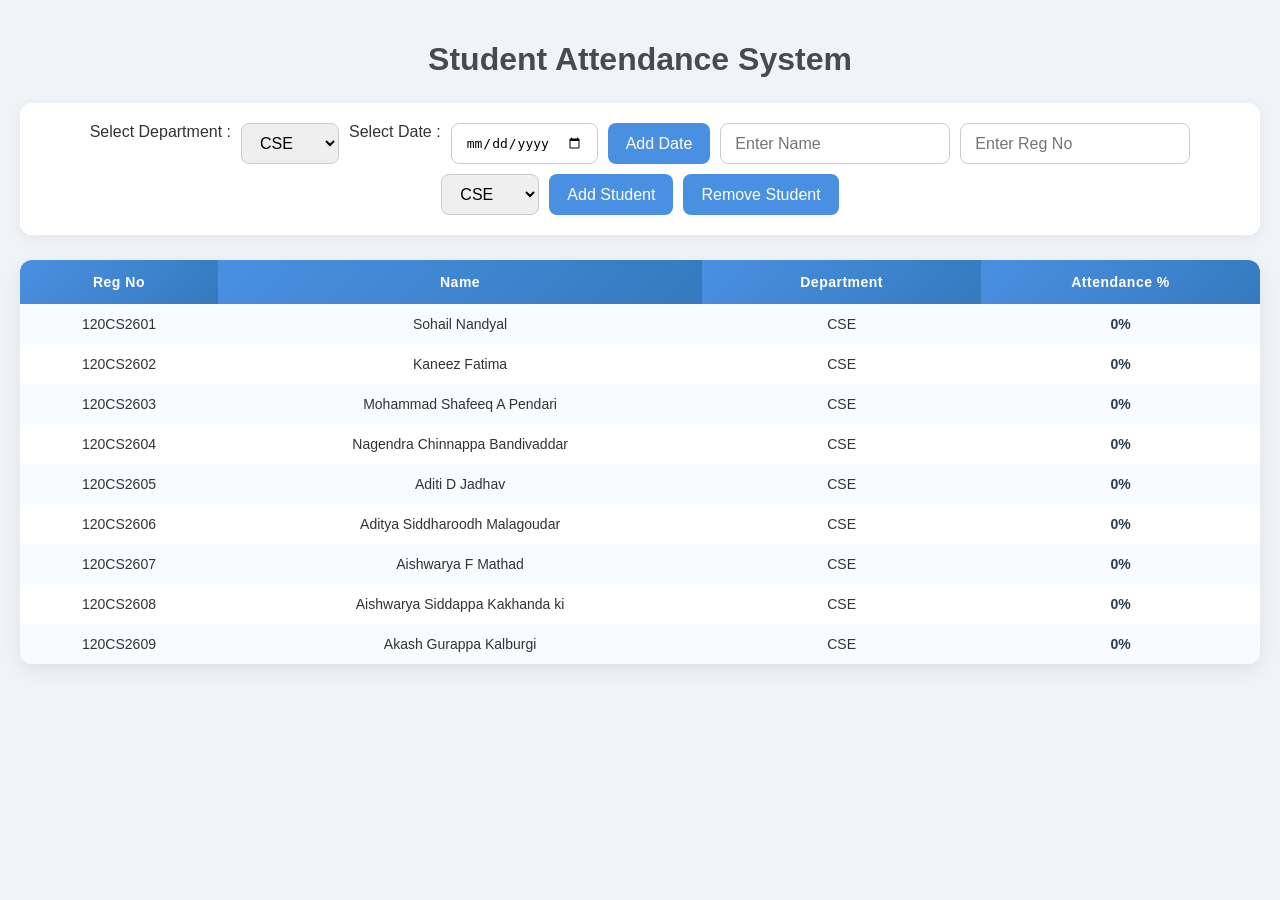
<file: attendance.html>
<!DOCTYPE html>
<html>
<head>
<title>Student Attendance System</title>

<style>

/* General Body */
body{
font-family:'Segoe UI',Tahoma,Geneva,Verdana,sans-serif;
margin:0;
padding:20px;
background:#f0f4f8;
color:#333;
}

/* Heading */
h1{
text-align:center;
margin-bottom:25px;
font-size:2em;
color:#4a4a4a;
}

/* Controls */
.controls{
background:#fff;
padding:20px;
border-radius:12px;
box-shadow:0 4px 15px rgba(0,0,0,0.05);
display:flex;
flex-wrap:wrap;
justify-content:center;
gap:10px;
margin-bottom:25px;
}

.controls select,
.controls input{
padding:10px 14px;
border-radius:8px;
border:1px solid #ccc;
font-size:1em;
}

/* Buttons */

button{
padding:10px 18px;
border:none;
border-radius:8px;
font-size:1em;
cursor:pointer;
transition:.2s;
background:#4a90e2;
color:white;
}

button:hover{
transform:translateY(-2px);
}


/* TABLE DESIGN */

table{
width:100%;
border-collapse:separate;
border-spacing:0;
background:white;
border-radius:12px;
overflow:hidden;
box-shadow:0 6px 20px rgba(0,0,0,0.08);
}

/* HEADER */

th{
background:linear-gradient(135deg,#4a90e2,#357ABD);
color:white;
padding:14px;
font-weight:600;
font-size:14px;
letter-spacing:0.5px;
}

/* DATE HEADER */

th:not(:first-child){
min-width:110px;
}

/* CELLS */

td{
padding:12px;
text-align:center;
font-size:14px;
}

/* ROW COLORS */

tr:nth-child(even){
background:#f8fbff;
}

tr:hover{
background:#eef5ff;
transition:0.2s;
}

/* ATTENDANCE DROPDOWN */

td select{
padding:6px 8px;
border-radius:6px;
border:1px solid #ccc;
font-size:13px;
cursor:pointer;
background:white;
transition:0.2s;
}

/* DROPDOWN HOVER */

td select:hover{
border-color:#4a90e2;
}

/* PRESENT STYLE */

td select option[value="Present"]{
color:#28a745;
font-weight:bold;
}

/* ABSENT STYLE */

td select option[value="Absent"]{
color:#e74c3c;
font-weight:bold;
}

/* PERCENTAGE */

.percent{
font-weight:bold;
color:#2c3e50;
}

/* DATE COLUMN STYLE */

th{
position:sticky;
top:0;
z-index:2;
}
.statusText{
margin-left:6px;
font-weight:bold;
}

.presentText{
color:green;
}

.absentText{
color:red;
}

</style>
</head>

<body>

<h1>Student Attendance System</h1>

<div class="controls">

<label>Select Department :</label>

<select id="departmentSelect" onchange="loadDepartment()">
<option value="CSE">CSE</option>
<option value="ECE">ECE</option>
<option value="MECH">MECH</option>
<option value="CIVIL">CIVIL</option>
<option value="EEE">EEE</option>
<option value="IT">IT</option>
</select>

<label>Select Date :</label>
<input type="date" id="attendanceDate">

<button onclick="addDate()">Add Date</button>

<input type="text" id="nameInput" placeholder="Enter Name">

<input type="text" id="regInput" placeholder="Enter Reg No">

<select id="deptInput">
<option value="CSE">CSE</option>
<option value="ECE">ECE</option>
<option value="MECH">MECH</option>
<option value="CIVIL">CIVIL</option>
<option value="EEE">EEE</option>
<option value="IT">IT</option>
</select>

<button onclick="addStudent()">Add Student</button>

<button onclick="removeStudent()">Remove Student</button>

</div>

<table id="attendanceTable"></table>

<script>

/* Selected Date */

let selectedDate = new Date().toISOString().split('T')[0];

/* Store all dates */

let dates = [];

/* Student names */

let departments={

"CSE":[
"Sohail Nandyal","Kaneez Fatima","Mohammad Shafeeq A Pendari",
"Nagendra Chinnappa Bandivaddar","Aditi D Jadhav","Aditya Siddharoodh Malagoudar",
"Aishwarya F Mathad","Aishwarya Siddappa Kakhanda ki","Akash Gurappa Kalburgi"
],

"ECE":[
"Akshata Kabade","Anees Shaikh","Ankita Devsingh Rajaput",
"Ankita Kabade","Apporva Mudhol","Arun Itagi",
"Bhaganna","Bharati Sangappa Inchageri","Bushra Nandiyal"
],

"MECH":[
"Channabasu Sajjan","Gouri Chinnakal Imath","Gururaj S Guggari",
"Hemanth Ramappa Hulyal","Jyotiba Jadhav","Kartik Rajashekhar Rathod",
"Laxmi Ingale","Mahalaxmi Somashekhar Kapali","Mallappa Bannur"
],

"CIVIL":[
"Mallikarjun Shankar Sakri","Manoj Indi","Mohammad Asharaf Halli",
"Mohammed Rehan Godihal","Prasanna Somashekhar Bandigani",
"Reshma Zartargar","Rohit Basavaraj Vagga",
"Sahebagouda Hipparagi","Sanskruti Kadam"
],

"EEE":[
"Shridhar Irayya Hiremath","Siddarth Basappa Bellennavar",
"Veena Suresh Heralagi","Prakash Dattarey Pujari",
"Venkatesh Mallikarjun Patil","Vijaykumar Basappa Kalburgi",
"Vinayak Mallikarjun Hanchinal","Vishal Shivanand Kittur"
],

"IT":[
"Yallappa Hanamantappa Hanchinal","Yogesh Shankar Patil",
"Yuvraj Basavaraj Pujari","Zaheer Ahmed Jamadar",
"Zubair Ahmed Mulla","Zubair Shaikh",
"Zunaid Ahmed Attar","Zubair Mohammed Nandiyal"
]

};

/* Department codes */

let deptCode={
CSE:"CS",
ECE:"EC",
MECH:"ME",
CIVIL:"CV",
EEE:"EE",
IT:"IT"
};

/* Storage */

let studentData={};

let regCounter={
CSE:1,
ECE:1,
MECH:1,
CIVIL:1,
EEE:1,
IT:1
};

/* Initialize students */

Object.keys(departments).forEach(dept=>{

studentData[dept]=[];

departments[dept].forEach(name=>{

let reg="120"+deptCode[dept]+"26"+String(regCounter[dept]).padStart(2,"0");

studentData[dept].push({
reg:reg,
name:name,
attendance:{}
});


regCounter[dept]++;

});

});
function addStudent(){

let name = document.getElementById("nameInput").value.trim();
let reg = document.getElementById("regInput").value.trim();
let dept = document.getElementById("deptInput").value;

/* Validation */
if(name === "" || reg === ""){
alert("Please enter Name and Reg No");
return;
}

/* Check duplicate Reg No */
let exists = studentData[dept].some(s => s.reg === reg);

if(exists){
alert("Reg No already exists!");
return;
}

/* Add student */
studentData[dept].push({
reg: reg,
name: name,
attendance: {}
});

/* Clear fields */
document.getElementById("nameInput").value = "";
document.getElementById("regInput").value = "";

/* Reload table */

loadDepartment();

}

/* Add Date */

function addDate(){

let date=document.getElementById("attendanceDate").value;

if(date==""){
alert("Please select a date");
return;
}

/* prevent duplicate */

if(dates.includes(date)){
alert("Date already added");
return;
}

dates.push(date);

loadDepartment();

}

/* Load department */

function loadDepartment(){

let dept=document.getElementById("departmentSelect").value;

let table=document.getElementById("attendanceTable");

/* Create header */

let header=`
<tr>
<th>Reg No</th>
<th>Name</th>
<th>Department</th>
`;

dates.forEach(d=>{
header+=`<th>${d}</th>`;
});

header+=`<th>Attendance %</th></tr>`;

table.innerHTML=header;

/* Students */

studentData[dept].forEach((student,index)=>{

let total=Object.keys(student.attendance).length;

let present=Object.values(student.attendance).filter(v=>v=="Present").length;

let percent=total==0?0:Math.round((present/total)*100);



let row=table.insertRow();

let cells=`
<td>${student.reg}</td>
<td>${student.name}</td>
<td>${dept}</td>
`;

dates.forEach(d=>{

let status=student.attendance[d] || "";

cells+=`
<td>
<select onchange="updateStatus(this,${index},'${d}')">
<option value="">Select</option>
<option value="Present" ${status=="Present"?"selected":""}>Present</option>
<option value="Absent" ${status=="Absent"?"selected":""}>Absent</option>
</select>
<span class="statusText ${status=="Present"?"presentText":status=="Absent"?"absentText":""}">
${status}
</span>
</td>
`;

});

cells+=`<td class="percent">${percent}%</td>`;

row.innerHTML=cells;

});

}

/* Update attendance */

function updateStatus(select,index,date){

let dept=document.getElementById("departmentSelect").value;

let student=studentData[dept][index];

let statusText=select.nextElementSibling;

/* Save attendance */
student.attendance[date]=select.value;

/* TEXT COLOR */

if(select.value=="Present"){
statusText.innerText="Present";
statusText.className="statusText presentText";
}

else if(select.value=="Absent"){
statusText.innerText="Absent";
statusText.className="statusText absentText";
}

loadDepartment();

}



/* Remove student */

function removeStudent(){

let dept=document.getElementById("departmentSelect").value;

let value=document.getElementById("studentInput").value.trim();

let students=studentData[dept];

let index=students.findIndex(student =>
student.reg==value || student.name.toLowerCase()==value.toLowerCase()
);

if(index==-1){
alert("Student not found");
return;
}

students.splice(index,1);

document.getElementById("studentInput").value="";

loadDepartment();

}

/* Load page */

loadDepartment();

</script>
</body>
</html>
</file>
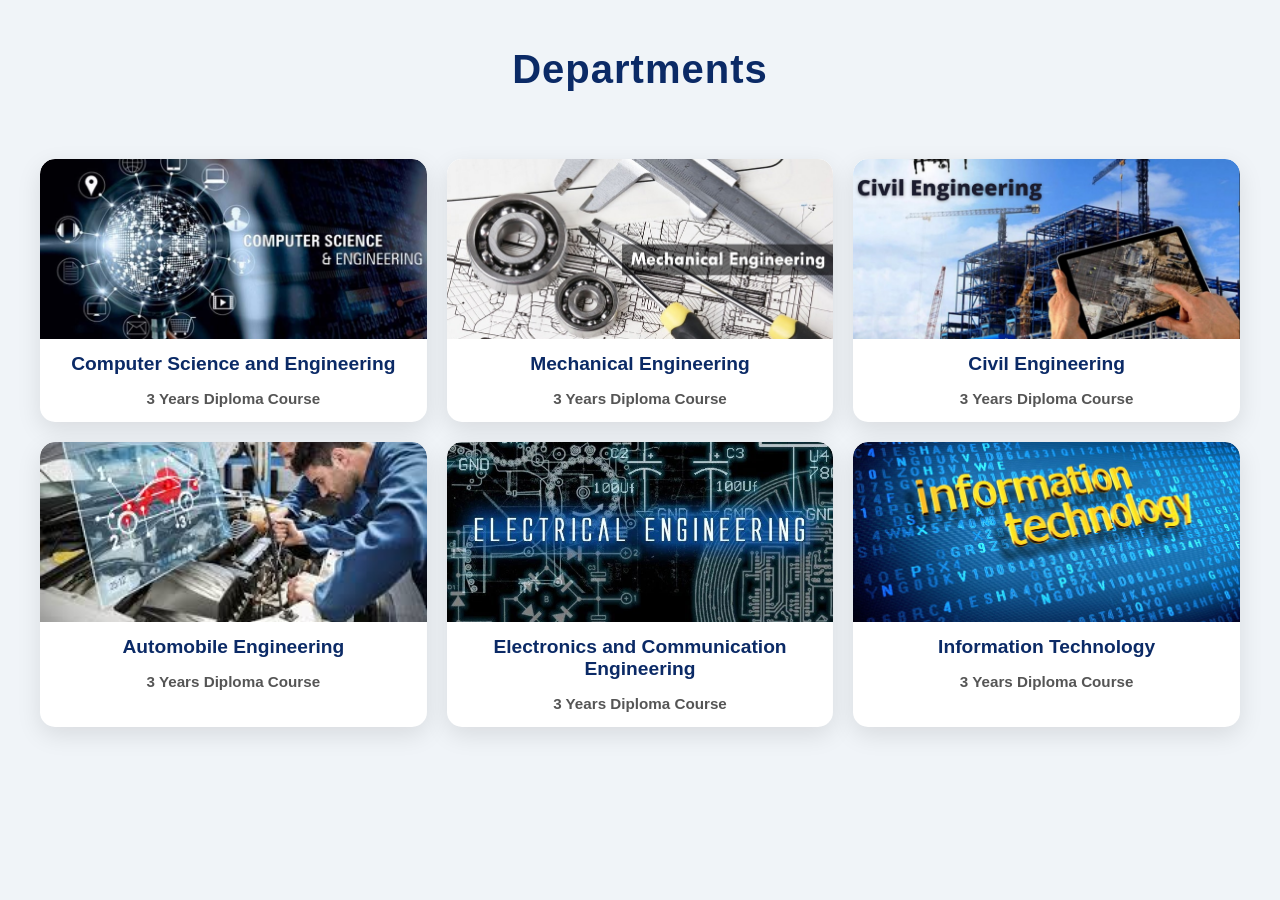
<file: department.html>
<!DOCTYPE html>
<html>
<head>
<title>Departments</title>

<style>
/* General Body */
body {
    margin: 0;
    padding: 0;
    font-family: 'Segoe UI', Tahoma, Geneva, Verdana, sans-serif;
    background: #f0f4f8;
    color: #333;
}

/* Page Heading */
h1 {
    text-align: center;
    color: #0b2a66;
    padding: 20px 10px;
    font-size: 2.5em;
    letter-spacing: 1px;
}

/* Grid Layout */
.dept-grid {
    display: grid;
    grid-template-columns: repeat(3, 1fr); /* 3 columns per row */
    gap: 20px;
    padding: 20px 40px;
}

/* Department Card */
.dept-box {
    background: #ffffff;
    border-radius: 15px;
    box-shadow: 0 8px 25px rgba(0,0,0,0.1);
    text-align: center;
    transition: transform 0.3s ease, box-shadow 0.3s ease;
    overflow: hidden;
}

/* Hover Effect */
.dept-box:hover {
    transform: translateY(-5px) scale(1.03);
    box-shadow: 0 12px 30px rgba(0,0,0,0.15);
}

/* Images */
.dept-box img {
    width: 100%;
    height: 180px;
    object-fit: cover;
    border-top-left-radius: 15px;
    border-top-right-radius: 15px;
    transition: transform 0.3s ease;
}

.dept-box:hover img {
    transform: scale(1.05);
}

/* Text */
.dept-box h2 {
    margin: 10px 5px 5px 5px;
    font-size: 1.2em;
    color: #0b2a66;
}

.dept-box h3 {
    margin-bottom: 15px;
    font-size: 0.95em;
    color: #555;
}

/* Responsive */
@media (max-width: 1200px) {
    .dept-grid {
        grid-template-columns: repeat(3, 1fr); /* 3 columns on medium screens */
    }
}

@media (max-width: 900px) {
    .dept-grid {
        grid-template-columns: repeat(2, 1fr); /* 2 columns on smaller screens */
    }
}

@media (max-width: 600px) {
    .dept-grid {
        grid-template-columns: 1fr; /* 1 column on mobile */
        padding: 20px;
    }
}
</style>
</head>

<body>

<h1>Departments</h1>

<div class="dept-grid">

<div class="dept-box">
<img src="cse.jpg">
<h2>Computer Science and Engineering</h2>
<h3>3 Years Diploma Course</h3>
</div>

<div class="dept-box">
<img src="mech.jpg">
<h2>Mechanical Engineering</h2>
<h3>3 Years Diploma Course</h3>
</div>

<div class="dept-box">
<img src="civil.jpg">
<h2>Civil Engineering</h2>
<h3>3 Years Diploma Course</h3>
</div>

<div class="dept-box">
<img src="Automobile.jpeg">
<h2>Automobile Engineering</h2>
<h3>3 Years Diploma Course</h3>
</div>

<div class="dept-box">
<img src="ee.jpg">
<h2>Electronics and Communication Engineering</h2>
<h3>3 Years Diploma Course</h3>
</div>

<div class="dept-box">
<img src="it.jpg">
<h2>Information Technology</h2>
<h3>3 Years Diploma Course</h3>
</div>

</div>

</body>
</html>
</file>
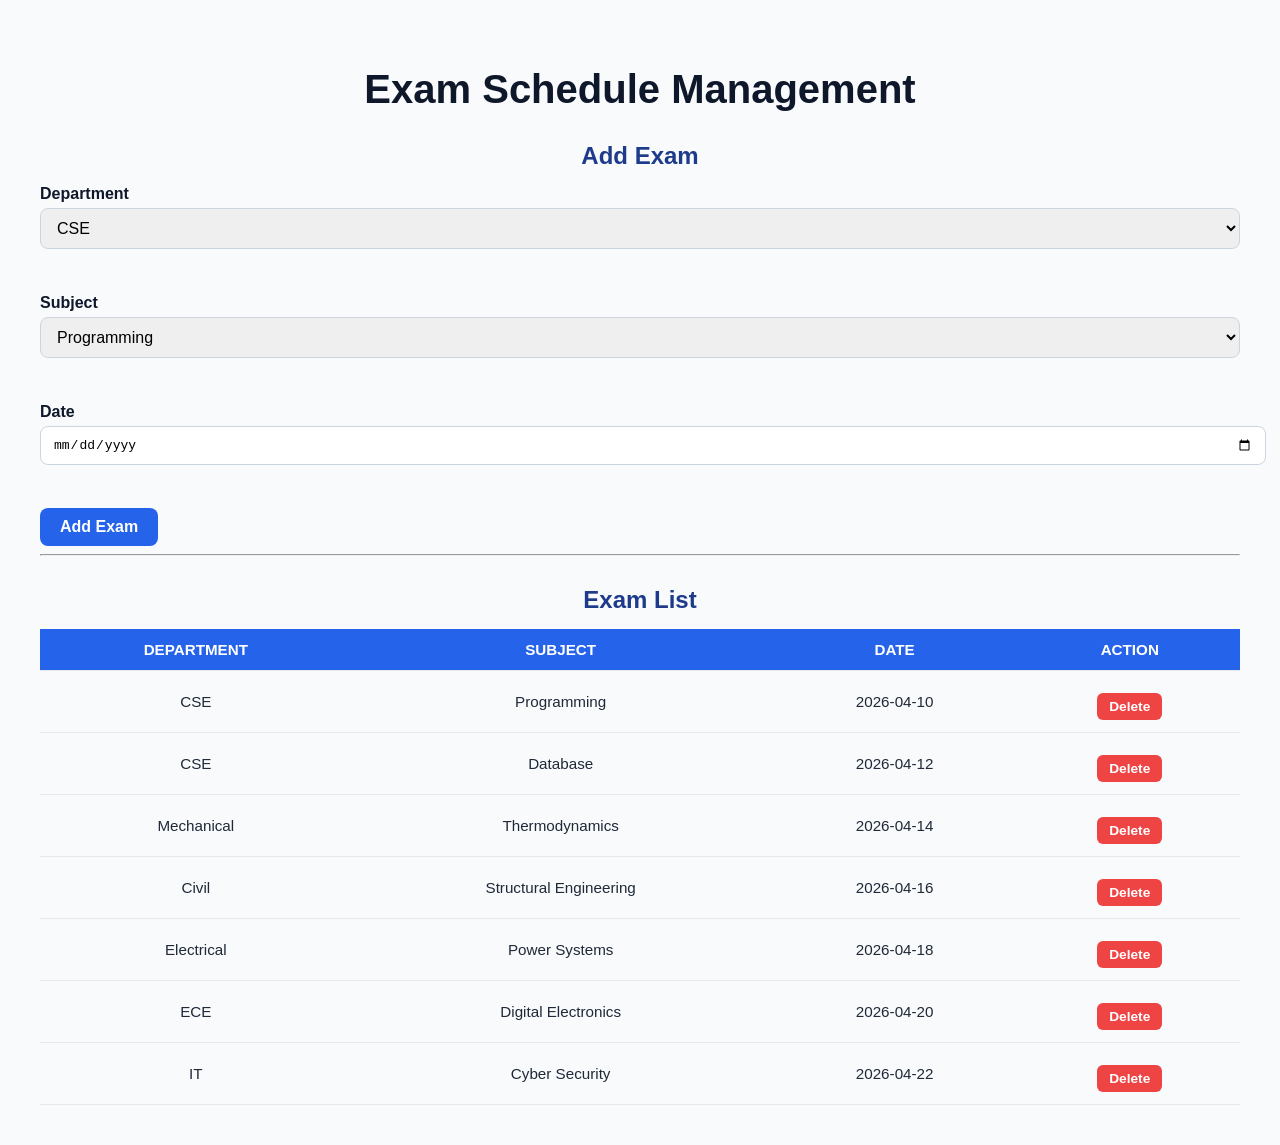
<file: exams.html>
<!DOCTYPE html>
<html>
<head>

<title>Exam Schedule</title>



</head>
<style>
/* Body */
body {
    margin: 0;
    padding: 40px;
    font-family: 'Segoe UI', Tahoma, Geneva, Verdana, sans-serif;
    background: #f8fafc;
    color: #1f2937;
}

/* Headings */
h1 {
    text-align: center;
    font-size: 2.5em;
    color: #0f172a;
    margin-bottom: 20px;
}
h2 {
    text-align: center;
    font-size: 1.5em;
    color: #1e3a8a;
    margin: 30px 0 15px 0;
}

/* Form Section */
.form-section {
    max-width: 700px;
    margin: 0 auto 40px auto;
    background: #ffffff;
    border-radius: 12px;
    padding: 25px 30px;
    box-shadow: 0 4px 15px rgba(0,0,0,0.1);
}

/* Labels and Inputs */
label {
    display: block;
    margin: 12px 0 5px 0;
    font-weight: 600;
    color: #0f172a;
}

select, input[type="date"] {
    width: 100%;
    padding: 10px 12px;
    border-radius: 8px;
    border: 1px solid #cbd5e1;
    font-size: 1em;
    outline: none;
    transition: all 0.2s ease;
    margin-bottom: 15px;
}

select:focus, input[type="date"]:focus {
    border-color: #2563eb;
    box-shadow: 0 0 5px rgba(37,99,235,0.3);
}

/* Buttons */
button {
    padding: 10px 20px;
    border-radius: 8px;
    border: none;
    background-color: #2563eb;
    color: #fff;
    font-weight: 600;
    font-size: 1em;
    cursor: pointer;
    transition: all 0.2s ease;
    margin-top: 10px;
}

button:hover {
    background-color: #1e40af;
    transform: translateY(-2px);
    box-shadow: 0 4px 12px rgba(0,0,0,0.1);
}

/* Table Container */
.table-container {
    max-width: 900px;
    margin: 0 auto 50px auto;
    background: #ffffff;
    border-radius: 12px;
    overflow: hidden;
    box-shadow: 0 4px 20px rgba(0,0,0,0.1);
}

/* Table */
table {
    width: 100%;
    border-collapse: collapse;
    font-size: 0.95em;
}

th, td {
    padding: 12px 15px;
    text-align: center;
    border-bottom: 1px solid #e5e7eb;
}

th {
    background-color: #2563eb;
    color: #fff;
    font-weight: 600;
    text-transform: uppercase;
}

tr:hover {
    background-color: #f1f5f9;
}

/* Delete Buttons */
table button {
    background-color: #ef4444;
    padding: 6px 12px;
    font-size: 0.9em;
    border-radius: 6px;
}

table button:hover {
    background-color: #dc2626;
    transform: translateY(-1px);
    box-shadow: 0 2px 6px rgba(0,0,0,0.1);
}

/* Responsive */
@media (max-width: 768px) {
    .form-section, .table-container {
        padding: 20px;
    }

    select, input[type="date"], button {
        width: 100%;
        margin-bottom: 10px;
    }

    table {
        font-size: 0.9em;
    }
}
</style>
<body>
    

<h1>Exam Schedule Management</h1>

<h2>Add Exam</h2>

<label>Department</label>
<select id="dept" onchange="loadSubjects()">
<option value="CSE">CSE</option>
<option value="Mechanical">Mechanical</option>
<option value="Civil">Civil</option>
<option value="Electrical">Electrical</option>
<option value="ECE">ECE</option>
<option value="IT">IT</option>
</select>

<br><br>

<label>Subject</label>

<select id="subject"></select>

<br><br>

<label>Date</label>
<input type="date" id="date">

<br><br>

<button onclick="addExam()">Add Exam</button>

<hr>

<h2>Exam List</h2>

<table id="examTable">

<tr>
<th>Department</th>
<th>Subject</th>
<th>Date</th>
<th>Action</th>
</tr>

<tr>
<td>CSE</td>
<td>Programming</td>
<td>2026-04-10</td>
<td><button onclick="deleteRow(this)">Delete</button></td>
</tr>

<tr>
<td>CSE</td>
<td>Database</td>
<td>2026-04-12</td>
<td><button onclick="deleteRow(this)">Delete</button></td>
</tr>

<tr>
<td>Mechanical</td>
<td>Thermodynamics</td>
<td>2026-04-14</td>
<td><button onclick="deleteRow(this)">Delete</button></td>
</tr>

<tr>
<td>Civil</td>
<td>Structural Engineering</td>
<td>2026-04-16</td>
<td><button onclick="deleteRow(this)">Delete</button></td>
</tr>

<tr>
<td>Electrical</td>
<td>Power Systems</td>
<td>2026-04-18</td>
<td><button onclick="deleteRow(this)">Delete</button></td>
</tr>

<tr>
<td>ECE</td>
<td>Digital Electronics</td>
<td>2026-04-20</td>
<td><button onclick="deleteRow(this)">Delete</button></td>
</tr>

<tr>
<td>IT</td>
<td>Cyber Security</td>
<td>2026-04-22</td>
<td><button onclick="deleteRow(this)">Delete</button></td>
</tr>

</table>


<script>

/* subjects for each department */

let subjects={

CSE:["Programming","Data Structures","Database","Operating System","Web Development"],

IT:["Programming","Database","Cloud Computing","Cyber Security","Software Engineering"],

Mechanical:["Thermodynamics","Machine Design","Fluid Mechanics","Manufacturing","Heat Transfer"],

Civil:["Structural Engineering","Surveying","Geotechnical","Transportation","Environmental"],

Electrical:["Electrical Machines","Power Systems","Control Systems","Power Electronics","Circuit Theory"],

ECE:["Electronic Circuits","Digital Electronics","Signals","Communication","Microprocessors"]

};

/* load subjects */

function loadSubjects(){

let dept=document.getElementById("dept").value;

let subjectSelect=document.getElementById("subject");

subjectSelect.innerHTML="";

subjects[dept].forEach(sub=>{

let option=document.createElement("option");

option.text=sub;

subjectSelect.add(option);

});

}

/* add exam */

function addExam(){

let dept = document.getElementById("dept").value;

let subject = document.getElementById("subject").value;

let date = document.getElementById("date").value;

let table = document.getElementById("examTable");

let row = table.insertRow();

row.insertCell(0).innerHTML = dept;
row.insertCell(1).innerHTML = subject;
row.insertCell(2).innerHTML = date;

row.insertCell(3).innerHTML =
"<button onclick='deleteRow(this)'>Delete</button>";

}

/* delete exam */

function deleteRow(btn){

let row = btn.parentNode.parentNode;

row.parentNode.removeChild(row);

}

loadSubjects();

</script>

</body>
</html>
</file>
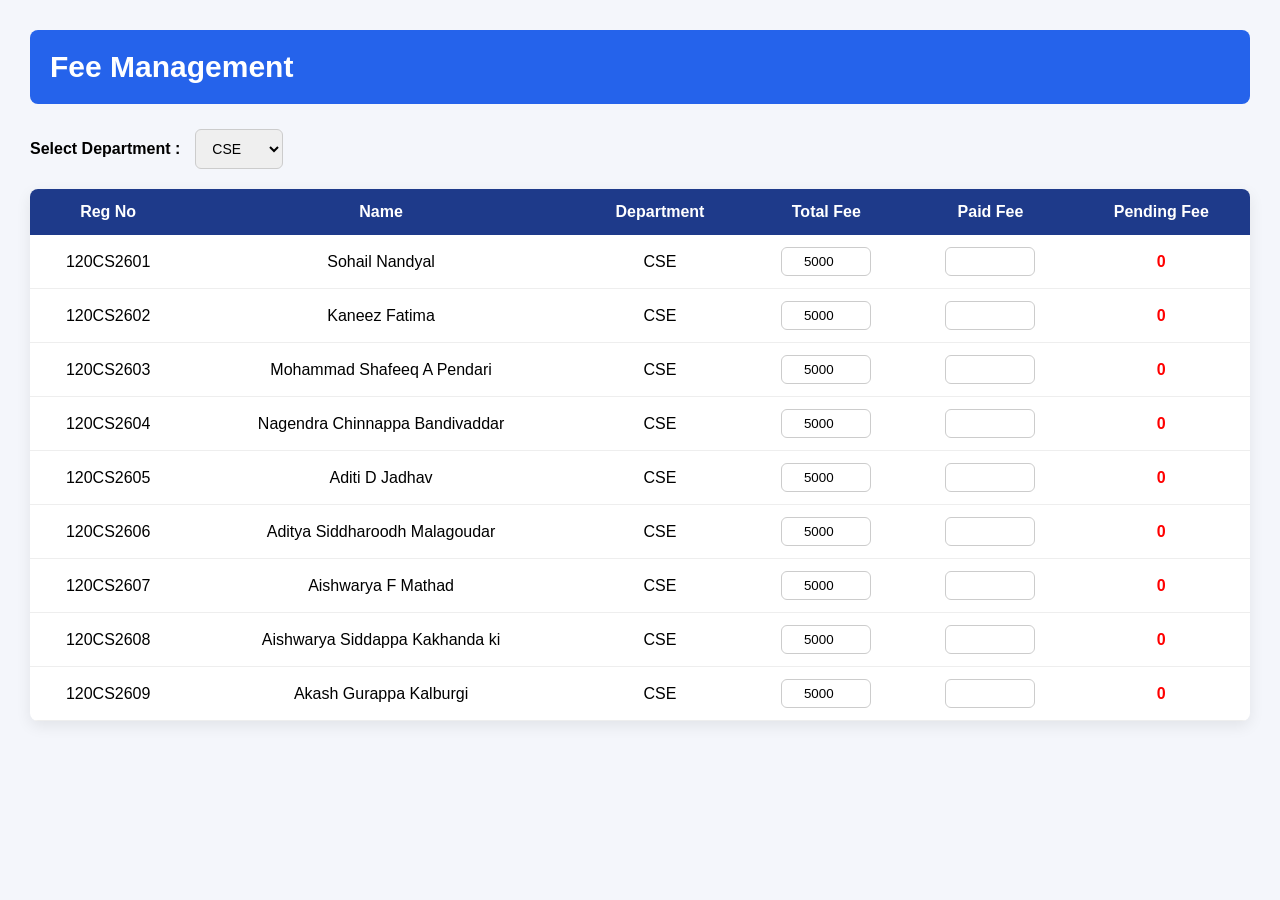
<file: fee.html>
<!DOCTYPE html>
<html>
<head>

<title>Fee Management</title>

<style>

/* Reset */
*{
box-sizing:border-box;
margin:0;
padding:0;
font-family:'Segoe UI',Tahoma,Verdana,sans-serif;
}

/* Body */
body{
background:#f4f6fb;
padding:30px;
}

/* Header */
.header{
background:#2563eb;
color:white;
padding:20px;
border-radius:8px;
margin-bottom:25px;
}

.header h1{
font-size:30px;
}

/* Top controls */
.controls{
display:flex;
align-items:center;
gap:15px;
margin-bottom:20px;
flex-wrap:wrap;
}

label{
font-weight:600;
font-size:16px;
}

/* Select */
select{
padding:10px 12px;
border-radius:6px;
border:1px solid #ccc;
font-size:14px;
}

select:focus{
outline:none;
border-color:#2563eb;
}

/* Table */
table{
width:100%;
border-collapse:collapse;
background:white;
border-radius:8px;
overflow:hidden;
box-shadow:0 5px 15px rgba(0,0,0,0.08);
}

/* Header row */
th{
background:#1e3a8a;
color:white;
padding:14px;
text-align:center;
}

/* Cells */
td{
padding:12px;
text-align:center;
border-bottom:1px solid #eee;
}

/* Row hover */
tr:hover{
background:#f8fafc;
}

/* Inputs */
input[type="number"]{
width:90px;
padding:6px;
border-radius:6px;
border:1px solid #ccc;
text-align:center;
}

/* Fee status */
.pending{
color:red;
font-weight:bold;
}

.paid{
color:green;
font-weight:bold;
}

/* Responsive */
@media(max-width:800px){

.controls{
flex-direction:column;
align-items:flex-start;
}

table{
font-size:14px;
}

}

</style>

</head>

<body>

<div class="header">
<h1>Fee Management</h1>
</div>

<div class="controls">

<label>Select Department :</label>

<select id="departmentSelect" onchange="loadDepartment()">

<option value="CSE">CSE</option>
<option value="ECE">ECE</option>
<option value="MECH">MECH</option>
<option value="CIVIL">CIVIL</option>
<option value="EEE">EEE</option>
<option value="IT">IT</option>

</select>

</div>

<table id="feeTable">

<tr>
<th>Reg No</th>
<th>Name</th>
<th>Department</th>
<th>Total Fee</th>
<th>Paid Fee</th>
<th>Pending Fee</th>
</tr>

</table>

<script>

/* students */

let departments={

CSE:[
"Sohail Nandyal",
"Kaneez Fatima",
"Mohammad Shafeeq A Pendari",
"Nagendra Chinnappa Bandivaddar",
"Aditi D Jadhav",
"Aditya Siddharoodh Malagoudar",
"Aishwarya F Mathad",
"Aishwarya Siddappa Kakhanda ki",
"Akash Gurappa Kalburgi"
],

ECE:[
"Akshata Kabade",
"Anees Shaikh",
"Ankita Devsingh Rajaput",
"Ankita Kabade",
"Apporva Mudhol",
"Arun Itagi",
"Bhaganna",
"Bharati Sangappa Inchageri",
"Bushra Nandiyal"
],

MECH:[
"Channabasu Sajjan",
"Gouri Chinnakal Imath",
"Gururaj S Guggari",
"Hemanth Ramappa Hulyal",
"Jyotiba Jadhav",
"Kartik Rajashekhar Rathod",
"Laxmi Ingale",
"Mahalaxmi Somashekhar Kapali",
"Mallappa Bannur"
],

CIVIL:[
"Mallikarjun Shankar Sakri",
"Manoj Indi",
"Mohammad Asharaf Halli",
"Mohammed Rehan Godihal",
"Prasanna Somashekhar Bandigani",
"Reshma Zartargar",
"Rohit Basavaraj Vagga",
"Sahebagouda Hipparagi",
"Sanskruti Kadam"
],

EEE:[
"Shridhar Irayya Hiremath",
"Siddarth Basappa Bellennavar",
"Veena Suresh Heralagi",
"Venkatesh Mallikarjun Patil",
"Muskan Makashi",
"Prakash Dattarey Pujari",
"Venkatesh Mallikarjun Patil",
"Vijaykumar Basappa Kalburgi",
"Vinayak Mallikarjun Hanchinal",
"Vishal Shivanand Kittur"
],

IT:[
"Yallappa Hanamantappa Hanchinal",
"Yogesh Shankar Patil",
"Yuvraj Basavaraj Pujari",
"Zaheer Ahmed Jamadar",
"Zubair Ahmed Mulla",
"Zubair Shaikh",
"Zunaid Ahmed Attar",
"Zubair Mohammed Nandiyal"
]

};

let deptCode={
CSE:"CS",
ECE:"EC",
MECH:"ME",
CIVIL:"CV",
EEE:"EE",
IT:"IT"
};

let regCounter={
CSE:1,
ECE:1,
MECH:1,
CIVIL:1,
EEE:1,
IT:1
};

function loadDepartment(){

let dept=document.getElementById("departmentSelect").value;

let table=document.getElementById("feeTable");

table.innerHTML=`

<tr>
<th>Reg No</th>
<th>Name</th>
<th>Department</th>
<th>Total Fee</th>
<th>Paid Fee</th>
<th>Pending Fee</th>
</tr>

`;

regCounter[dept]=1;

departments[dept].forEach(name=>{

let reg="120"+deptCode[dept]+"26"+String(regCounter[dept]).padStart(2,"0");

let row=table.insertRow();

row.innerHTML=`

<td>${reg}</td>
<td>${name}</td>
<td>${dept}</td>

<td>
<input type="number" value="5000">
</td>

<td>
<input type="number" onkeyup="calculate(this)">
</td>

<td class="pending">0</td>

`;

regCounter[dept]++;

});

}

function calculate(input){

let row=input.parentElement.parentElement;

let total=row.cells[3].children[0].value;

let paid=input.value;

let pending=total-paid;

let cell=row.cells[5];

cell.innerText=pending;

if(pending==0){
cell.className="paid";
}
else{
cell.className="pending";
}

}

loadDepartment();

</script>

</body>

</html>
</file>
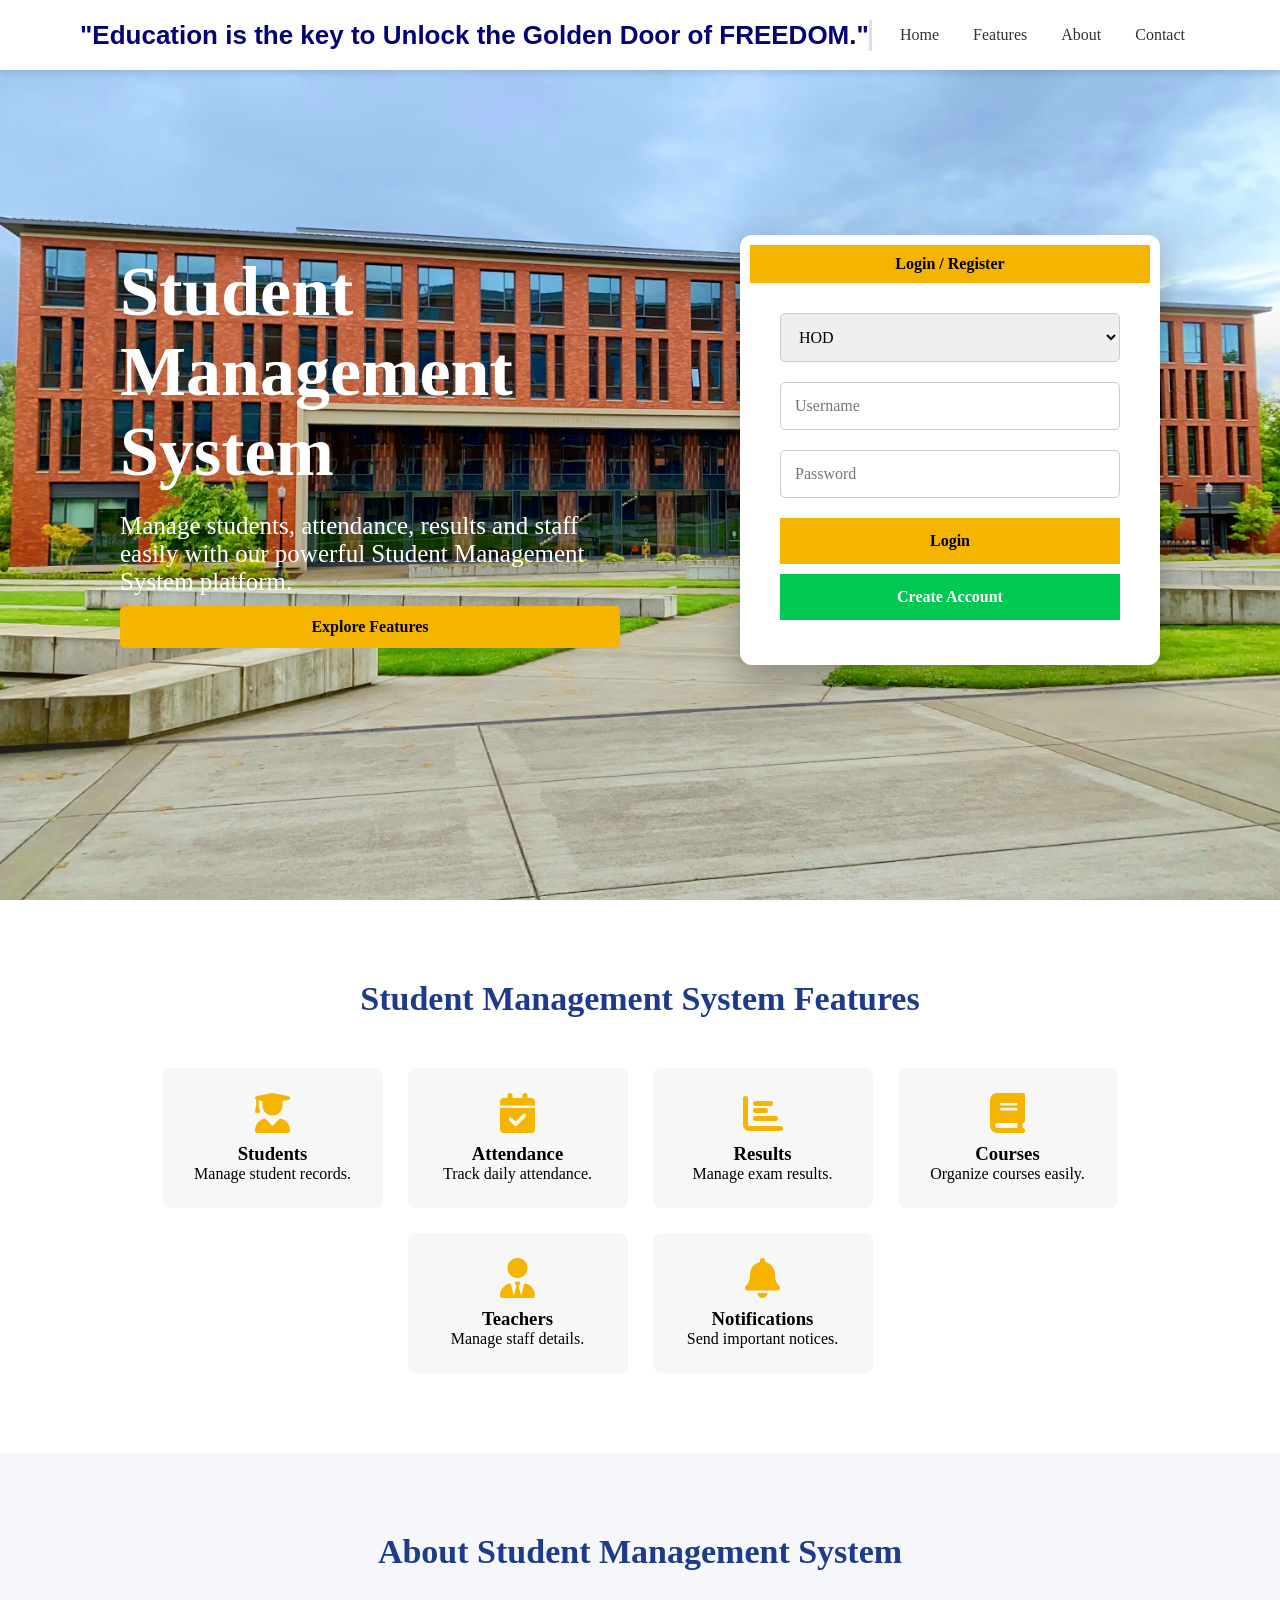
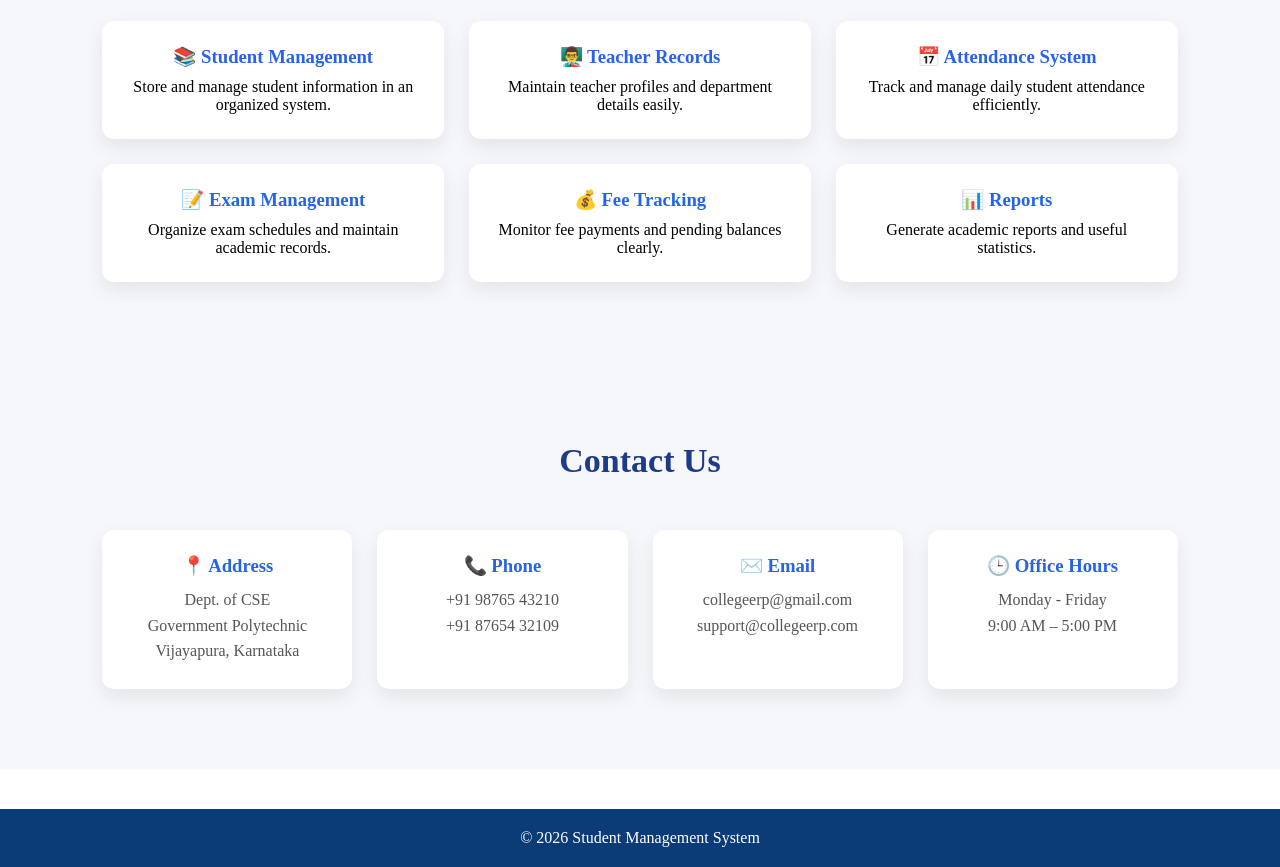
<file: login.html>
<!DOCTYPE html>
<html>
<head>
<title>College ERP</title>
<meta name="viewport" content="width=device-width,initial-scale=1">

<link rel="stylesheet" href="https://cdnjs.cloudflare.com/ajax/libs/font-awesome/6.5.0/css/all.min.css">

<style>
    
*{
  margin:0;
  padding:0;
  box-sizing:border-box;
  font-family:Segoe UI;
  scroll-behavior:smooth;
}

/* NAVBAR */
.navbar{
  position:fixed;
  top:0;
  width:100%;
  height:70px;
  background:white;
  display:flex;
  align-items:center;
  justify-content:space-between;
  padding:0 80px;
  box-shadow:0 2px 8px rgba(0,0,0,0.15);
  z-index:100;
}
.logo{
  font-size:26px;
  font-weight:bold;
  color:#0b3c78;
}
.menu a{
  margin:0 15px;
  text-decoration:none;
  color:#333;
  font-weight:500;
}
.menu a:hover{
  color:#f4b400;
}

/* HERO */
.hero{
  height:100vh;
  background-image:url("collage3.avif");
  background-size:cover;
  background-position:center;
  display:flex;
  align-items:center;
  justify-content:space-between;
  padding:120px;
  color:white;
  position:relative;
}
.hero::before{
  content:"";
  position:absolute;
  top:0;
  left:0;
  width:100%;
  height:100%;
  background:rgba(0,0,0,0.55);
  z-index:-1;
}
.hero-text{
  max-width:500px;
}
.hero-text h1{
  font-size:70px;
  margin-bottom:20px;
}
.hero-text p{
  font-size:25px;
  
}
.hero-text button{
  background:#f4b400;
  border:none;
  padding:12px 25px;
  font-size:16px;
  cursor:pointer;
  border-radius:5px;
}

/* LOGIN CARD */
.login-card{
  background:white;
  padding:40px;
  width:420px;
  border-radius:12px;
  box-shadow:0 15px 35px rgba(0,0,0,0.3);
  color:black;
}
.login-title{
  background:#f4b400;
  padding:10px;
  margin:-30px -30px 20px -30px;
  text-align:center;
  font-weight:bold;
}
input,select{
  width:100%;
  padding:14px;
  margin:10px 0;
  border:1px solid #ccc;
  border-radius:5px;
  font-size:16px;
}
button{
  width:100%;
  padding:14px;
  margin-top:10px;
  border:none;
  background:#f4b400;
  cursor:pointer;
  font-weight:bold;
  font-size:16px;
}
#create{
  background:#00c853;
  color:white;
}
#error{
  font-size:14px;
  margin-top:5px;
  color:red;
}

/* FEATURES */
section{
  padding:80px;
  text-align:center;
}
.section-title{
  font-size:34px;
  margin-bottom:40px;
  color:#0b3c78;
}
.features{
  display:flex;
  flex-wrap:wrap;
  gap:25px;
  justify-content:center;
}
.feature{
  width:220px;
  background:#f7f7f7;
  padding:25px;
  border-radius:8px;
  transition:0.3s;
}
.feature:hover{
  transform:translateY(-6px);
  box-shadow:0 6px 20px rgba(0,0,0,0.15);
}
.feature i{
  font-size:40px;
  color:#f4b400;
  margin-bottom:10px;
}

/* ABOUT */
#about{
padding:80px 10%;
background:#f5f7fb;
}

.section-title{
text-align:center;
font-size:34px;
margin-bottom:50px;
color:#1e3a8a;
}

.about-container{
display:grid;
grid-template-columns:1fr 1fr;
gap:60px;
align-items:center;
}

/* Left Side */

.about-left{
text-align:center;
}

.about-img{
width:120px;
margin-bottom:20px;
}

.about-left p{
line-height:1.7;
color:#444;
margin-bottom:30px;
}

/* Stats */

.about-stats{
display:flex;
justify-content:center;
gap:40px;
}

.stat h3{
color:#2563eb;
font-size:28px;
}

.stat p{
font-size:14px;
color:#555;
}

/* Right Side */

#about{
padding:80px 8%;
background:#f5f7fb;
}

.section-title{
text-align:center;
font-size:34px;
margin-bottom:50px;
color:#1e3a8a;
}

.about-boxes{
display:grid;
grid-template-columns:repeat(3,1fr);
gap:25px;
}

.about-box{
background:white;
padding:25px;
border-radius:12px;
box-shadow:0 8px 20px rgba(0,0,0,0.08);
text-align:center;
transition:0.3s;
}

.about-box:hover{
transform:translateY(-8px);
}

.about-box h3{
color:#2563eb;
margin-bottom:10px;
}

/* responsive */

@media(max-width:900px){
.about-boxes{
grid-template-columns:repeat(2,1fr);
}
}

@media(max-width:600px){
.about-boxes{
grid-template-columns:1fr;
}
}

/* CONTACT */
#contact{
padding:80px 8%;
background:#f5f7fb;
}

.contact-cards{
display:grid;
grid-template-columns:repeat(4,1fr);
gap:25px;
}

.contact-card{
background:white;
padding:25px;
border-radius:12px;
box-shadow:0 8px 20px rgba(0,0,0,0.08);
text-align:center;
transition:0.3s;
}

.contact-card:hover{
transform:translateY(-6px);
}

.contact-card h3{
color:#2563eb;
margin-bottom:10px;
}

.contact-card p{
color:#555;
line-height:1.6;
}

/* responsive */

@media(max-width:900px){
.contact-cards{
grid-template-columns:repeat(2,1fr);
}
}

@media(max-width:500px){
.contact-cards{
grid-template-columns:1fr;
}
}

/* FOOTER */
footer{
  background:#0b3c78;
  color:white;
  text-align:center;
  padding:20px;
  margin-top:40px;
}

</style>
</head>

<body>

<!-- NAVBAR -->
<div class="navbar">
   <div class="logo">"Education is the key to Unlock the Golden Door of FREEDOM."</div>

<style>

.logo{
  font-size:26px;
  font-weight:bold;
  font-family:Poppins, sans-serif;
  color:#030377;
  

  display:inline-block;
  overflow:hidden;
  white-space:nowrap;
  border-right:3px solid #dfdee8;

  animation: typing 8s steps(70,end) infinite alternate,
             blink 0.7s step-end infinite;
}

/* Type and delete */
@keyframes typing{
  from{
    width:0;
  }
  to{
    width:70ch;
  }
}

/* Cursor blink */
@keyframes blink{
  50%{
    border-color:transparent;
  }
}

</style>

</style>
  
  <div class="menu">
    <a href="#home">Home</a>
    <a href="#features">Features</a>
    <a href="#about">About</a>
    <a href="#contact">Contact</a>
  </div>
</div>

<!-- HERO -->
<div class="hero" id="home">
  <div class="hero-text">
    <h1>Student Management System</h1>
    <p>Manage students, attendance, results and staff easily with our powerful Student Management System platform.</p>
    <button onclick="document.getElementById('features').scrollIntoView()">Explore Features</button>
  </div>

  <div class="login-card">
    <div class="login-title">Login / Register</div>
    <select id="role">
      <option value="hod">HOD</option>
      <option value="teacher">Teacher</option>
    </select>
    <input id="username" placeholder="Username">
    <input id="password" type="password" placeholder="Password">
    <button onclick="login()">Login</button>
    <button id="create" onclick="createAccount()">Create Account</button>
    <p id="error"></p>
  </div>
</div>

<!-- FEATURES -->
<section id="features">
<h2 class="section-title">Student Management System Features</h2>
<div class="features">
  <div class="feature"><i class="fa fa-user-graduate"></i><h3>Students</h3><p>Manage student records.</p></div>
  <div class="feature"><i class="fa fa-calendar-check"></i><h3>Attendance</h3><p>Track daily attendance.</p></div>
  <div class="feature"><i class="fa fa-chart-bar"></i><h3>Results</h3><p>Manage exam results.</p></div>
  <div class="feature"><i class="fa fa-book"></i><h3>Courses</h3><p>Organize courses easily.</p></div>
  <div class="feature"><i class="fa fa-user-tie"></i><h3>Teachers</h3><p>Manage staff details.</p></div>
  <div class="feature"><i class="fa fa-bell"></i><h3>Notifications</h3><p>Send important notices.</p></div>
</div>
</section>

<!-- ABOUT -->
<section id="about">

<h2 class="section-title">About Student Management System</h2>

<div class="about-boxes">

<div class="about-box">
<h3>📚 Student Management</h3>
<p>Store and manage student information in an organized system.</p>
</div>

<div class="about-box">
<h3>👨‍🏫 Teacher Records</h3>
<p>Maintain teacher profiles and department details easily.</p>
</div>

<div class="about-box">
<h3>📅 Attendance System</h3>
<p>Track and manage daily student attendance efficiently.</p>
</div>

<div class="about-box">
<h3>📝 Exam Management</h3>
<p>Organize exam schedules and maintain academic records.</p>
</div>

<div class="about-box">
<h3>💰 Fee Tracking</h3>
<p>Monitor fee payments and pending balances clearly.</p>
</div>

<div class="about-box">
<h3>📊 Reports</h3>
<p>Generate academic reports and useful statistics.</p>
</div>

</div>

</section>

<!-- CONTACT -->
<section id="contact">

<h2 class="section-title">Contact Us</h2>

<div class="contact-cards">

<div class="contact-card">
<h3>📍 Address</h3>
<p>Dept. of CSE<br>
Government Polytechnic<br>
Vijayapura, Karnataka</p>
</div>

<div class="contact-card">
<h3>📞 Phone</h3>
<p>+91 98765 43210<br>
+91 87654 32109</p>
</div>

<div class="contact-card">
<h3>✉️ Email</h3>
<p>collegeerp@gmail.com<br>
support@collegeerp.com</p>
</div>

<div class="contact-card">
<h3>🕒 Office Hours</h3>
<p>Monday - Friday<br>
9:00 AM – 5:00 PM</p>
</div>

</div>

</section>

<footer>© 2026 Student Management System</footer>

<script>
// CREATE ACCOUNT
function createAccount(){
    let role = document.getElementById("role").value.trim();
    let user = document.getElementById("username").value.trim();
    let pass = document.getElementById("password").value.trim();

    if(user=="" || pass==""){
        document.getElementById("error").style.color="red";
        document.getElementById("error").innerText="Enter username and password";
        return;
    }

    let users = JSON.parse(localStorage.getItem("users")) || [];

    // prevent duplicate username for same role
    for(let u of users){
        if(u.username.toLowerCase() === user.toLowerCase() && u.role === role){
            document.getElementById("error").style.color="red";
            document.getElementById("error").innerText="Account already exists!";
            return;
        }
    }

    users.push({role, username: user, password: pass});
    localStorage.setItem("users", JSON.stringify(users));

    document.getElementById("error").style.color="green";
    document.getElementById("error").innerText="Account Created! Now Login";
}

// LOGIN
function login(){
    let role = document.getElementById("role").value.trim();
    let user = document.getElementById("username").value.trim();
    let pass = document.getElementById("password").value.trim();

    let users = JSON.parse(localStorage.getItem("users")) || [];

    for(let u of users){
        if(u.username === user && u.password === pass && u.role === role){
            localStorage.setItem("loginUser", user);
            localStorage.setItem("role", role);
            window.location = "index.html";
            return;
        }
    }

    document.getElementById("error").style.color="red";
    document.getElementById("error").innerText="Wrong login details";
}
</script>

</body>
</html>
</file>
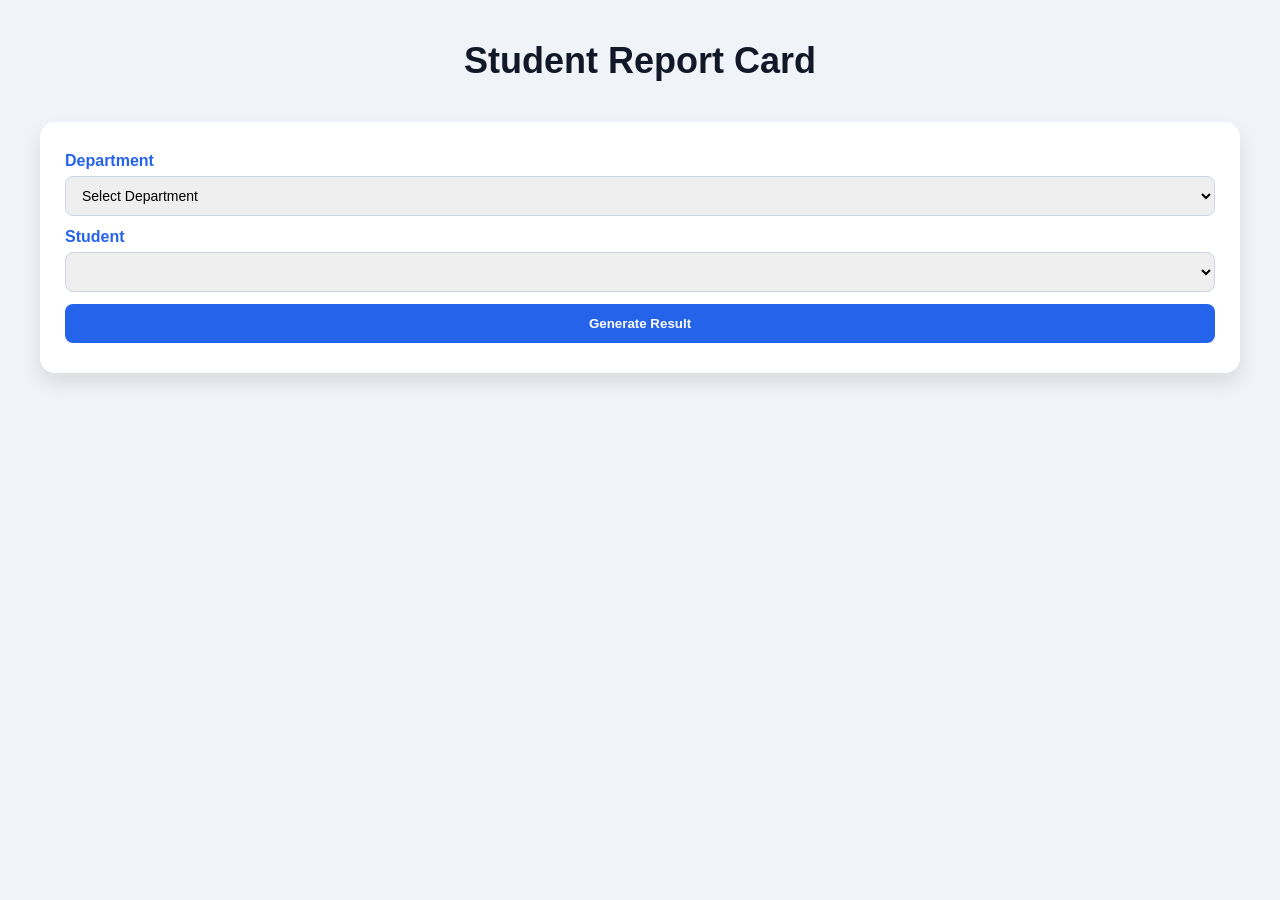
<file: marks.html>
<!DOCTYPE html>
<html>
<head>
<title>Student Report Card</title>

<style>
* {
  box-sizing: border-box;
  margin: 0;
  padding: 0;
  font-family: 'Segoe UI', Tahoma, Geneva, Verdana, sans-serif;
}

/* Body */
body {
  background: #f0f4f8;
  padding: 40px 20px;
  display: flex;
  flex-direction: column;
  align-items: center;
  color: #1f2937;
}

/* Heading */
h1 {
  font-size: 36px;
  margin-bottom: 40px;
  color: #111827;
  text-align: center;
}

/* Container for form + report */
.container {
  display: flex;
  flex-wrap: wrap;
  justify-content: center;
  gap: 40px;
  width: 100%;
  max-width: 1200px;
}

/* Form Box */
.form-box {
  background: #ffffff;
  padding: 30px 25px;
  border-radius: 15px;
  box-shadow: 0 10px 20px rgba(0,0,0,0.1);
  flex: 1 1 350px;
  min-width: 320px;
  transition: transform 0.3s;
}
.form-box:hover {
  transform: translateY(-3px);
}

/* Labels */
label {
  display: block;
  margin-bottom: 6px;
  font-weight: 600;
  color: #2563eb;
}

/* Inputs & Selects */
select, input {
  width: 100%;
  padding: 10px 12px;
  margin-bottom: 12px;
  border: 1px solid #cbd5e1;
  border-radius: 8px;
  font-size: 14px;
}

/* Button */
button {
  width: 100%;
  padding: 12px;
  background: #2563eb;
  color: white;
  font-weight: 600;
  border: none;
  border-radius: 8px;
  cursor: pointer;
  transition: 0.3s;
}
button:hover {
  background: #1e40af;
  transform: translateY(-2px);
}

/* Report Card */
.report-card {
  background: #ffffff;
  padding: 35px 30px;
  border-radius: 15px;
  box-shadow: 0 15px 35px rgba(0,0,0,0.15);
  flex: 1 1 550px;
  min-width: 500px;
  display: none;
}

/* Header in Report */
.header {
  display: flex;
  align-items: center;
  justify-content: center;
  margin-bottom: 20px;
}
.logo {
  width: 70px;
  margin-right: 15px;
}
.college-name {
  font-size: 24px;
  font-weight: 700;
  color: #1e3a8a;
}
.college-address {
  font-size: 14px;
  color: #555;
  text-align: center;
  margin-top: 3px;
}

/* Report Title */
.report-title {
  text-align: center;
  font-size: 20px;
  font-weight: 700;
  margin-bottom: 25px;
  color: #2563eb;
}

/* Student Info */
.student-info p {
  margin: 6px 0;
  font-size: 16px;
}

/* Marks Table */
.marks-table {
  width: 100%;
  border-collapse: collapse;
  margin-top: 15px;
}
.marks-table th, .marks-table td {
  border: 1px solid #cbd5e1;
  padding: 10px;
  text-align: center;
}
.marks-table th {
  background: #e0f2fe;
  font-weight: 600;
  color: #1e40af;
}

/* Result Box */
.result-box {
  margin-top: 20px;
  font-size: 16px;
  font-weight: 500;
  line-height: 1.8;
  color: #111827;
}

/* Signature Section Fix */
.signature-section {
  display: grid;
  grid-template-columns: repeat(4, 1fr); /* 4 columns for 4 signatures */
  gap: 20px;
  margin-top: 30px;
}

.signature-box {
  text-align: center;
  display: flex;
  flex-direction: column;
  align-items: center;
}

.signature-name {
  font-family: 'Cursive', sans-serif;
  font-size: 16px;
  color: #1e3a8a;
  margin-bottom: 5px;
}

.signature-line {
  border-top: 2px solid #000;
  width: 100%;
  margin: 5px 0;
}

.signature-role {
  font-size: 14px;
  color: #555;
}

/* Responsive: collapse to 2 per row on smaller screens */
@media (max-width: 900px) {
  .signature-section {
    grid-template-columns: repeat(2, 1fr);
    gap: 15px;
  }
}

@media (max-width: 600px) {
  .signature-section {
    grid-template-columns: 1fr; /* stack vertically on very small screens */
  }
}
</style>

</head>

<body>

<h1>Student Report Card</h1>

<div class="container">

<div class="form-box">

<label>Department</label>

<select id="department" onchange="loadStudents(); loadSubjects();">
<option value="">Select Department</option>
<option value="CSE">CSE</option>
<option value="ECE">ECE</option>
<option value="MECH">MECH</option>
<option value="CIVIL">CIVIL</option>
<option value="EEE">EEE</option>
<option value="IT">IT</option>
</select>

<label>Student</label>

<select id="student"></select>

<div id="subjects"></div>

<button onclick="generateResult()">Generate Result</button>

</div>

<div id="report" class="report-card"></div>

</div>

<script>

let students={

CSE:[
"Sohail Nandyal","Kaneez Fatima","Mohammad Shafeeq A Pendari",
"Nagendra Chinnappa Bandivaddar","Aditi D Jadhav","Aditya Siddharoodh Malagoudar",
"Aishwarya F Mathad","Aishwarya Siddappa Kakhanda ki","Akash Gurappa Kalburgi"
],

ECE:[
"Akshata Kabade","Anees Shaikh","Ankita Devsingh Rajaput",
"Ankita Kabade","Apporva Mudhol","Arun Itagi",
"Bhaganna","Bharati Sangappa Inchageri","Bushra Nandiyal"
],

MECH:[
"Channabasu Sajjan","Gouri Chinnakalimath","Gururaj S Guggari",
"Hemanth Ramappa Hulyal","Jyotiba Jadhav","Kartik Rajashekhar Rathod",
"Laxmi Ingale","Mahalaxmi Somashekhar Kapali","Mallappa Bannur"
],

CIVIL:[
"Mallikarjun Shankar Sakri","Manoj Indi","Mohammad Asharaf Halli",
"Mohammed Rehan Godihal","Prasanna Somashekhar Bandigani",
"Reshma Zartargar","Rohit Basavaraj Vagga",
"Sahebagouda Hipparagi","Sanskruti Kadam"
],

EEE:[
"Shridhar Irayya Hiremath","Siddarth Basappa Bellennavar",
"Veena Suresh Heralagi","Prakash Dattarey Pujari",
"Venkatesh Mallikarjun Patil","Vijaykumar Basappa Kalburgi",
"Vinayak Mallikarjun Hanchinal","Vishal Shivanand Kittur"
],

IT:[
"Yallappa Hanamantappa Hanchinal","Yogesh Shankar Patil",
"Yuvraj Basavaraj Pujari","Zaheer Ahmed Jamadar",
"Zubair Ahmed Mulla","Zubair Shaikh",
"Zunaid Ahmed Attar","Zubair Mohammed Nandiyal"
]

};

let subjects={
CSE:["Programming","Data Structures","Database","Operating System","Web Development","Computer Networks"],
IT:["Programming","Database","Cloud Computing","Cyber Security","Web Development","Software Engineering"],
ECE:["Electronic Circuits","Digital Electronics","Signals","Communication","Microprocessors","VLSI"],
MECH:["Engineering Mechanics","Thermodynamics","Machine Design","Fluid Mechanics","Manufacturing","Heat Transfer"],
CIVIL:["Structural Engineering","Surveying","Geotechnical","Transportation","Environmental","Concrete Technology"],
EEE:["Electrical Machines","Power Systems","Control Systems","Power Electronics","Circuit Theory","Instrumentation"]
};

function loadStudents(){

let dept=document.getElementById("department").value;
let studentSelect=document.getElementById("student");

studentSelect.innerHTML="";

students[dept].forEach((name,i)=>{

let option=document.createElement("option");
option.value=i;
option.text=name;

studentSelect.appendChild(option);

});

}

function loadSubjects(){

let dept=document.getElementById("department").value;
let subjectBox=document.getElementById("subjects");

subjectBox.innerHTML="";

subjects[dept].forEach(sub=>{

let input=document.createElement("input");
input.type="number";
input.placeholder=sub;
input.className="marks";
input.max="100";

subjectBox.appendChild(input);

});

}

function generateResult(){

let dept=document.getElementById("department").value;
let index=document.getElementById("student").value;
let name=students[dept][index];

let marks=document.querySelectorAll(".marks");

let total=0;
let rows="";
let fail=false;

marks.forEach((input,i)=>{

let m=parseInt(input.value)||0;

if(m<35){fail=true;}

total+=m;

rows+=`
<tr>
<td>${subjects[dept][i]}</td>
<td>${m}</td>
</tr>
`;

});

let percent=(total/(marks.length*100))*100;

let grade="F";

if(percent>=90) grade="A+";
else if(percent>=80) grade="A";
else if(percent>=70) grade="B";
else if(percent>=60) grade="C";
else if(percent>=50) grade="D";

let result=fail?"FAIL":"PASS";

let report=document.getElementById("report");

report.style.display="block";

report.innerHTML=`

<div class="header">



<div>
<div class="college-name">Government Polytechnic, Vijayapur</div>
<div class="college-address">Vijayapur, Karnataka</div>
</div>

</div>

<div class="report-title">Semester Result Sheet</div>

<div class="student-info">
<p><b>Name:</b> ${name}</p>
<p><b>Department:</b> ${dept}</p>
</div>

<table class="marks-table">

<tr>
<th>Subject</th>
<th>Marks</th>
</tr>

${rows}

</table>

<div class="result-box">

<b>Total :</b> ${total} <br>
<b>Percentage :</b> ${percent.toFixed(2)}% <br>
<b>Grade :</b> ${grade} <br>
<b>Result :</b> ${result}

</div>

<div class="signature-section">

<div class="signature-box">
<div class="signature-line"></div>
<div class="signature-role">Student</div>
</div>

<div class="signature-box">
<div class="signature-name">Prof. Ramesh</div>
<div class="signature-line"></div>
<div class="signature-role">Teacher</div>
</div>

<div class="signature-box">
<div class="signature-name">Dr. Patil</div>
<div class="signature-line"></div>
<div class="signature-role">HOD</div>
</div>

<div class="signature-box">
<div class="signature-name">Dr. S. Kulkarni</div>
<div class="signature-line"></div>
<div class="signature-role">Principal</div>
</div>

</div>

<button class="print-btn" onclick="window.print()">Print Report Card</button>

`;

}

</script>

</body>
</html>
</file>
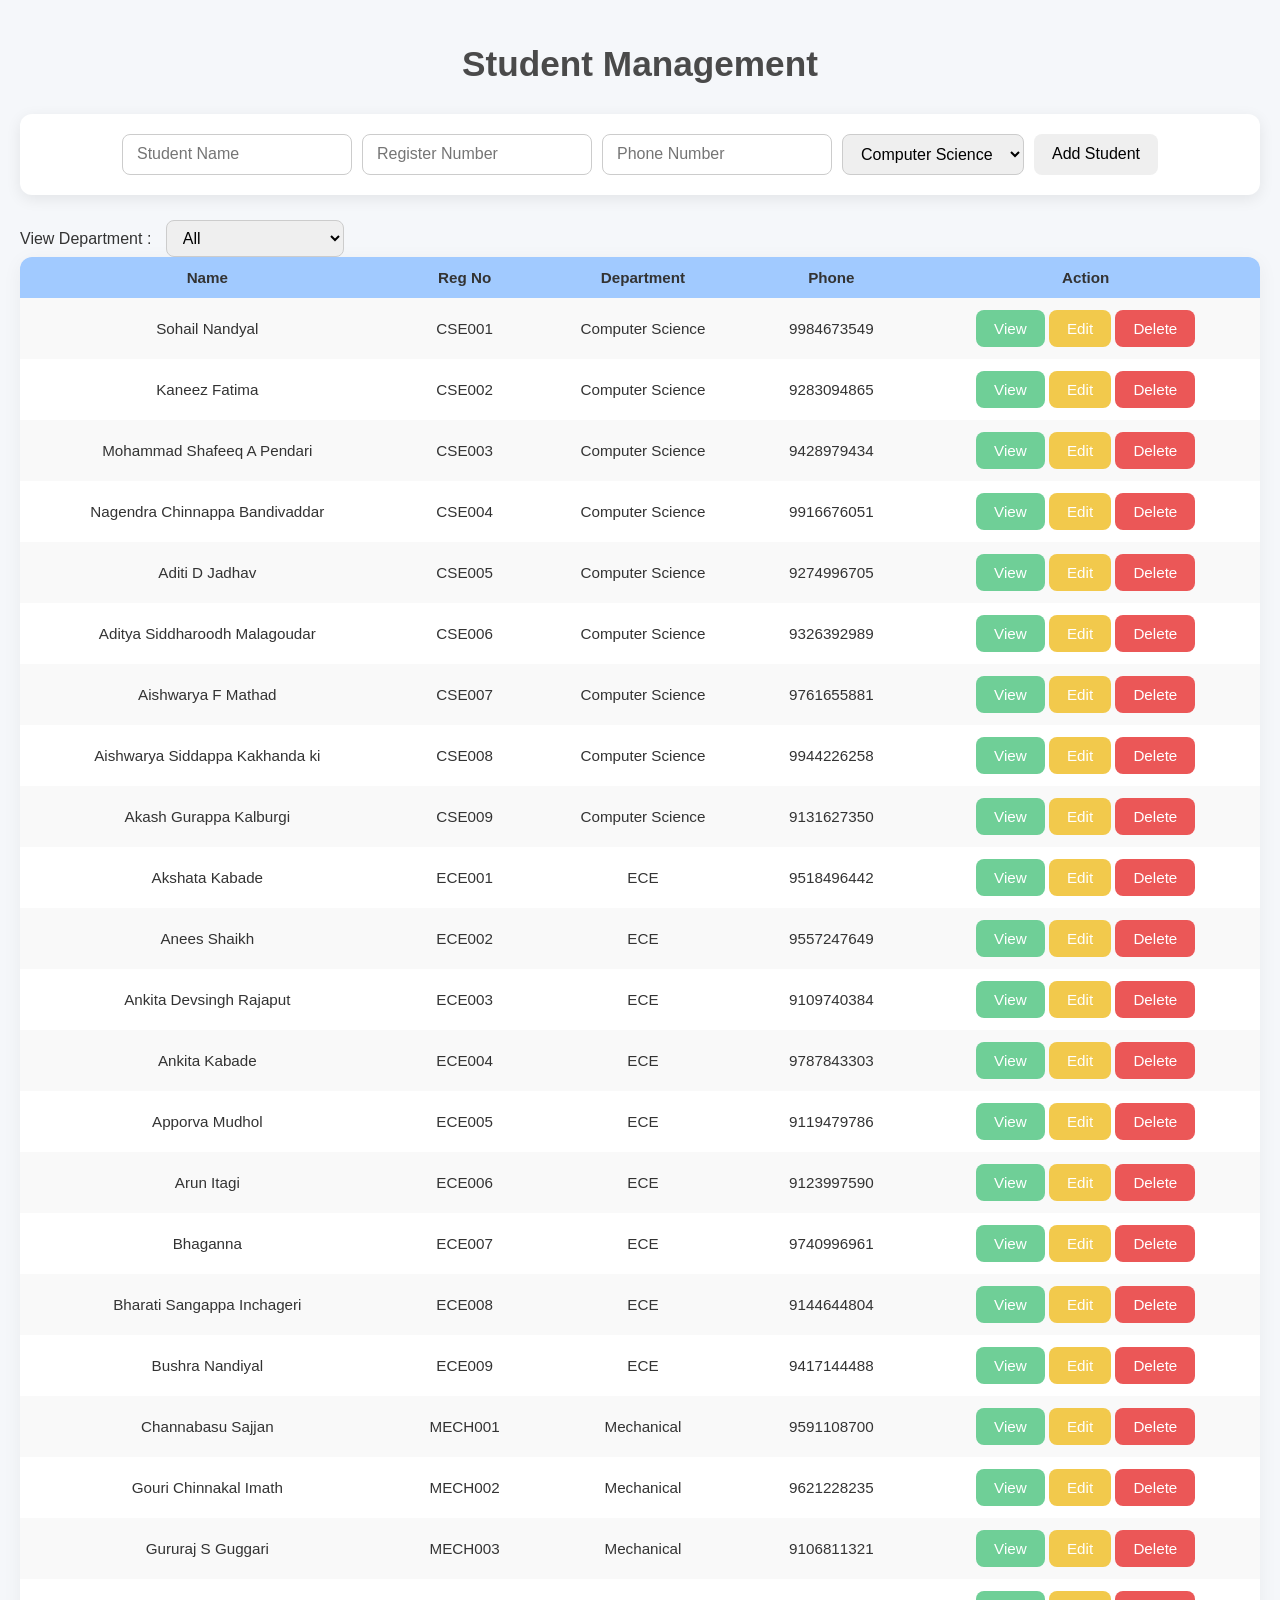
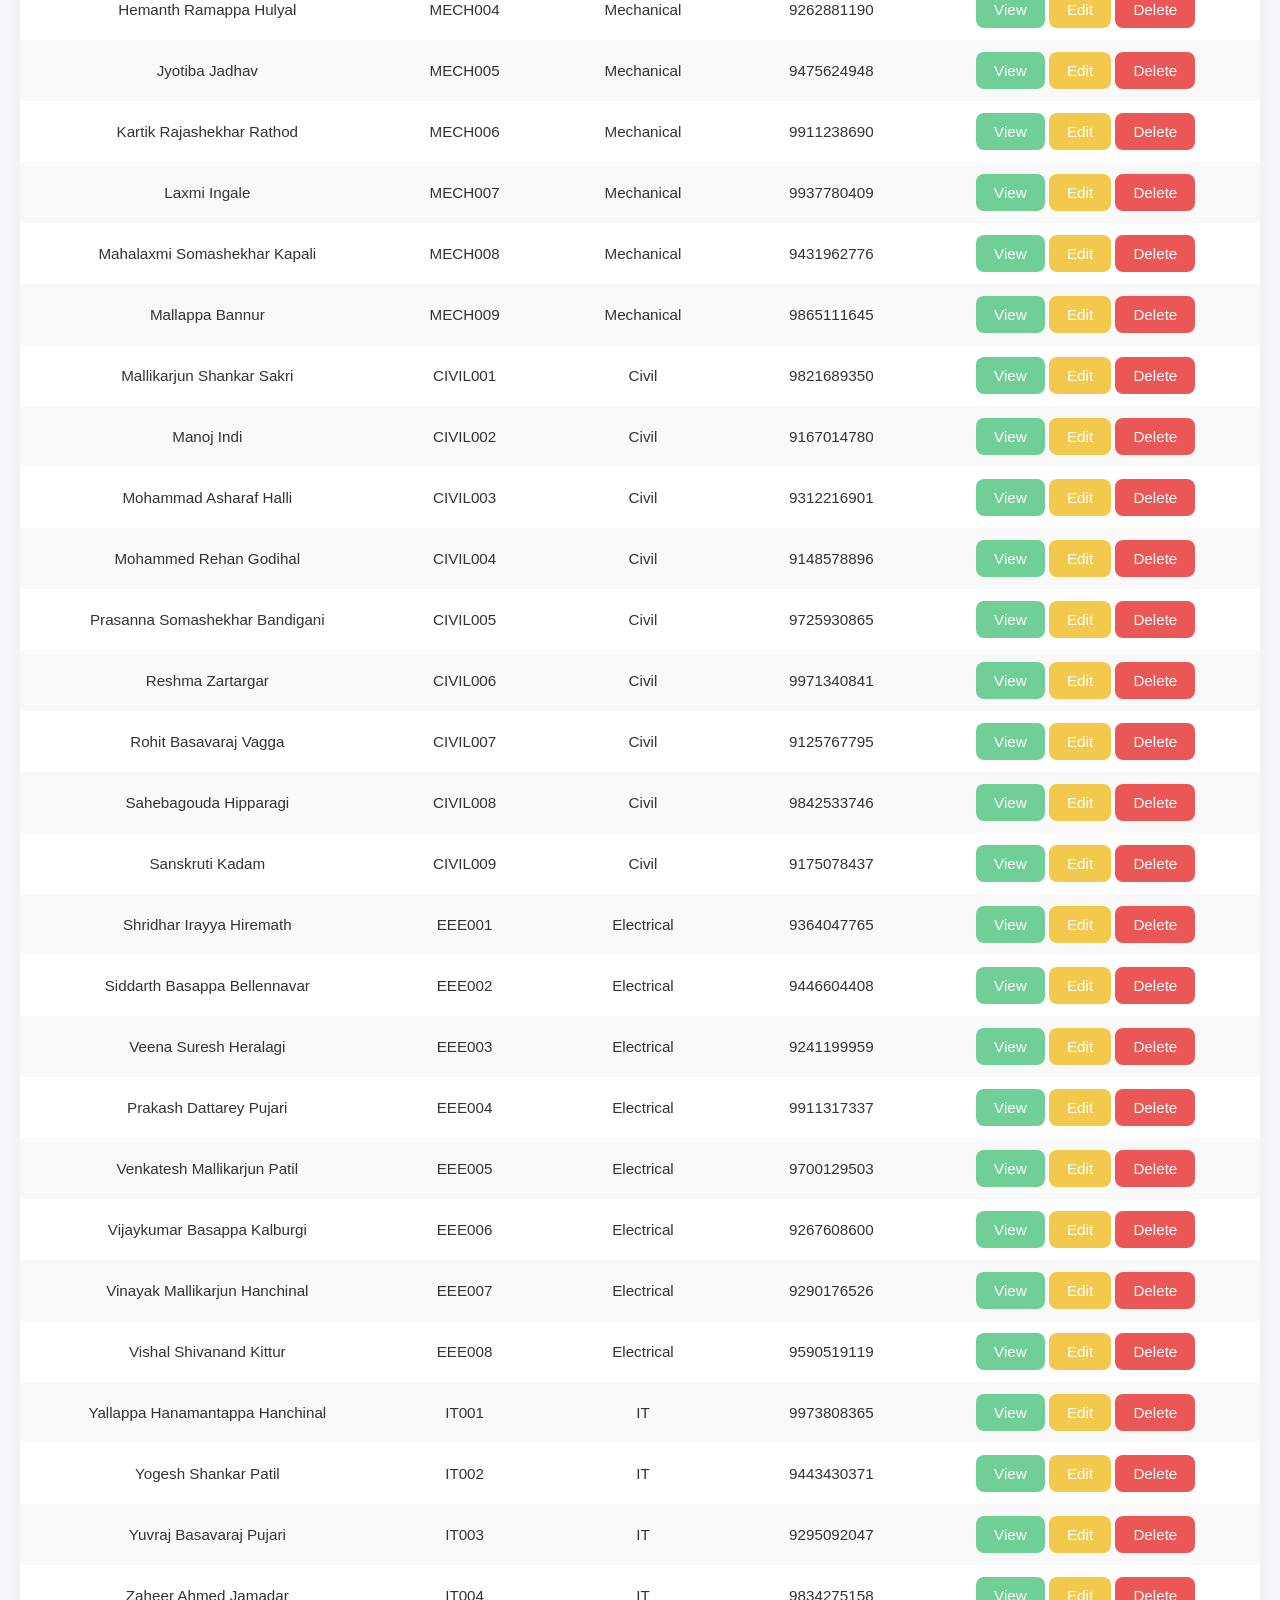
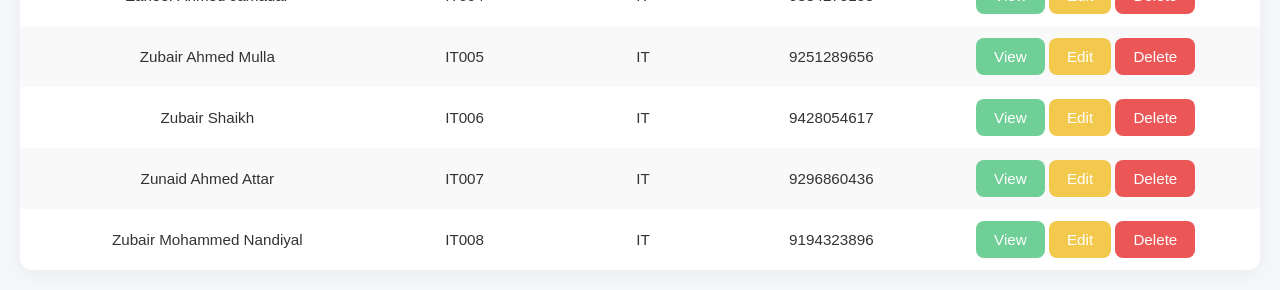
<file: students.html>
<!DOCTYPE html>
<html>
<head>

<title>Student Management</title>

<style>
/* General Body */
body {
    font-family: 'Segoe UI', Tahoma, Geneva, Verdana, sans-serif;
    margin: 0;
    padding: 20px;
    background: #f5f7fa;
    color: #333;
}

/* Page Heading */
h1 {
    text-align: center;
    margin-bottom: 30px;
    font-size: 2.2em;
    color: #4a4a4a;
}

/* Student Form */
.student-form {
    background: #ffffff;
    padding: 20px;
    border-radius: 12px;
    box-shadow: 0 4px 15px rgba(0,0,0,0.08);
    display: flex;
    flex-wrap: wrap;
    justify-content: center;
    gap: 10px;
    margin-bottom: 25px;
}

.student-form input,
.student-form select {
    padding: 10px 14px;
    border: 1px solid #ccc;
    border-radius: 8px;
    outline: none;
    font-size: 1em;
    transition: all 0.2s ease;
}

.student-form input:focus,
.student-form select:focus {
    border-color: #a1caff;
    box-shadow: 0 0 8px rgba(161,202,255,0.3);
}

/* Buttons */
button {
    padding: 10px 18px;
    border: none;
    border-radius: 8px;
    font-size: 1em;
    cursor: pointer;
    transition: all 0.2s ease;
}

button:hover {
    transform: translateY(-2px);
    box-shadow: 0 4px 12px rgba(0,0,0,0.15);
}

.viewBtn {
    background-color: #6fcf97;
    color: #fff;
}

.viewBtn:hover {
    background-color: #57b87f;
}

.editBtn {
    background-color: #f2c94c;
    color: #fff;
}

.editBtn:hover {
    background-color: #e0b02d;
}

.deleteBtn {
    background-color: #eb5757;
    color: #fff;
}

.deleteBtn:hover {
    background-color: #d94444;
}

/* Table Styles */
table {
    width: 100%;
    border-collapse: collapse;
    background: #fff;
    border-radius: 12px;
    overflow: hidden;
    box-shadow: 0 4px 20px rgba(0,0,0,0.05);
}

th, td {
    padding: 12px 15px;
    text-align: center;
    font-size: 0.95em;
}

th {
    background: #a1caff;
    color: #333;
    font-weight: 600;
}

tr:nth-child(even) {
    background: #f9f9f9;
}

tr:hover {
    background: #e6f0ff;
}

/* Department Filter */
#viewDept {
    margin-left: 10px;
    padding: 8px 12px;
    border-radius: 8px;
    border: 1px solid #ccc;
    font-size: 1em;
    outline: none;
    transition: all 0.2s ease;
}

#viewDept:focus {
    border-color: #a1caff;
    box-shadow: 0 0 8px rgba(161,202,255,0.3);
}

/* Responsive */
@media (max-width: 768px) {
    .student-form {
        flex-direction: column;
        align-items: center;
    }

    .student-form input,
    .student-form select,
    button {
        width: 90%;
    }
}
</style>

</head>

<body>

<h1>Student Management</h1>

<div class="student-form">

<input type="text" id="name" placeholder="Student Name">
<input type="text" id="reg" placeholder="Register Number">

<!-- NEW PHONE INPUT -->
<input type="text" id="phone" placeholder="Phone Number">

<select id="dept">
<option>Computer Science</option>
<option>Mechanical</option>
<option>Civil</option>
<option>Electrical</option>
<option>ECE</option>
<option>IT</option>
</select>

<button onclick="addStudent()">Add Student</button>

</div>

<label>View Department :</label>

<select id="viewDept" onchange="filterStudents()">
<option value="All">All</option>
<option>Computer Science</option>
<option>Mechanical</option>
<option>Civil</option>
<option>Electrical</option>
<option>ECE</option>
<option>IT</option>
</select>

<table id="studentTable">

<tr>
<th>Name</th>
<th>Reg No</th>
<th>Department</th>
<th>Phone</th>
<th>Action</th>
</tr>

</table>

<script>

let departments={

"CSE":[
"Sohail Nandyal","Kaneez Fatima","Mohammad Shafeeq A Pendari",
"Nagendra Chinnappa Bandivaddar","Aditi D Jadhav","Aditya Siddharoodh Malagoudar",
"Aishwarya F Mathad","Aishwarya Siddappa Kakhanda ki","Akash Gurappa Kalburgi"
],

"ECE":[
"Akshata Kabade","Anees Shaikh","Ankita Devsingh Rajaput",
"Ankita Kabade","Apporva Mudhol","Arun Itagi",
"Bhaganna","Bharati Sangappa Inchageri","Bushra Nandiyal"
],

"MECH":[
"Channabasu Sajjan","Gouri Chinnakal Imath","Gururaj S Guggari",
"Hemanth Ramappa Hulyal","Jyotiba Jadhav","Kartik Rajashekhar Rathod",
"Laxmi Ingale","Mahalaxmi Somashekhar Kapali","Mallappa Bannur"
],

"CIVIL":[
"Mallikarjun Shankar Sakri","Manoj Indi","Mohammad Asharaf Halli",
"Mohammed Rehan Godihal","Prasanna Somashekhar Bandigani",
"Reshma Zartargar","Rohit Basavaraj Vagga",
"Sahebagouda Hipparagi","Sanskruti Kadam"
],

"EEE":[
"Shridhar Irayya Hiremath","Siddarth Basappa Bellennavar",
"Veena Suresh Heralagi","Prakash Dattarey Pujari",
"Venkatesh Mallikarjun Patil","Vijaykumar Basappa Kalburgi",
"Vinayak Mallikarjun Hanchinal","Vishal Shivanand Kittur"
],

"IT":[
"Yallappa Hanamantappa Hanchinal","Yogesh Shankar Patil",
"Yuvraj Basavaraj Pujari","Zaheer Ahmed Jamadar",
"Zubair Ahmed Mulla","Zubair Shaikh",
"Zunaid Ahmed Attar","Zubair Mohammed Nandiyal"
]

};

let deptName={
"CSE":"Computer Science",
"ECE":"ECE",
"MECH":"Mechanical",
"CIVIL":"Civil",
"EEE":"Electrical",
"IT":"IT"
};

function randomPhone(){
return "9"+Math.floor(100000000 + Math.random()*900000000);
}

function loadStudents(){

let table=document.getElementById("studentTable");

Object.keys(departments).forEach(function(dept){

departments[dept].forEach(function(name,index){

let reg=dept+(index+1).toString().padStart(3,"0");

let row=table.insertRow();

row.insertCell(0).innerHTML=name;
row.insertCell(1).innerHTML=reg;
row.insertCell(2).innerHTML=deptName[dept];
row.insertCell(3).innerHTML=randomPhone();

row.insertCell(4).innerHTML =
"<button class='viewBtn' onclick='viewRow(this)'>View</button> "+
"<button class='editBtn' onclick='editRow(this)'>Edit</button> "+
"<button class='deleteBtn' onclick='deleteRow(this)'>Delete</button>";

});

});

}

loadStudents();

function addStudent(){

let name=document.getElementById("name").value;
let reg=document.getElementById("reg").value;
let phone=document.getElementById("phone").value;
let dept=document.getElementById("dept").value;

if(name=="" || reg=="" || phone==""){
alert("Enter student details");
return;
}

let table=document.getElementById("studentTable");

let row=table.insertRow();

row.insertCell(0).innerHTML=name;
row.insertCell(1).innerHTML=reg;
row.insertCell(2).innerHTML=dept;
row.insertCell(3).innerHTML=phone;

row.insertCell(4).innerHTML=
"<button class='viewBtn' onclick='viewRow(this)'>View</button> "+
"<button class='editBtn' onclick='editRow(this)'>Edit</button> "+
"<button class='deleteBtn' onclick='deleteRow(this)'>Delete</button>";

}

function deleteRow(btn){

if(confirm("Delete this student?")){
let row=btn.parentNode.parentNode;
row.parentNode.removeChild(row);
}

}

function editRow(btn){

let row=btn.parentNode.parentNode;

document.getElementById("name").value=row.cells[0].innerText;
document.getElementById("reg").value=row.cells[1].innerText;
document.getElementById("phone").value=row.cells[3].innerText;
document.getElementById("dept").value=row.cells[2].innerText;

row.parentNode.removeChild(row);

}

function viewRow(btn){

let row=btn.parentNode.parentNode;

let name=row.cells[0].innerText;
let reg=row.cells[1].innerText;
let dept=row.cells[2].innerText;
let phone=row.cells[3].innerText;

alert(
"Name: "+name+
"\nReg: "+reg+
"\nDepartment: "+dept+
"\nPhone: "+phone
);

}

function filterStudents(){

let dept=document.getElementById("viewDept").value;

let table=document.getElementById("studentTable");
let rows=table.getElementsByTagName("tr");

for(let i=1;i<rows.length;i++){

let studentDept=rows[i].cells[2].innerText;

if(dept=="All" || studentDept==dept){
rows[i].style.display="";
}
else{
rows[i].style.display="none";
}

}

}

</script>

</body>
</html>
</file>
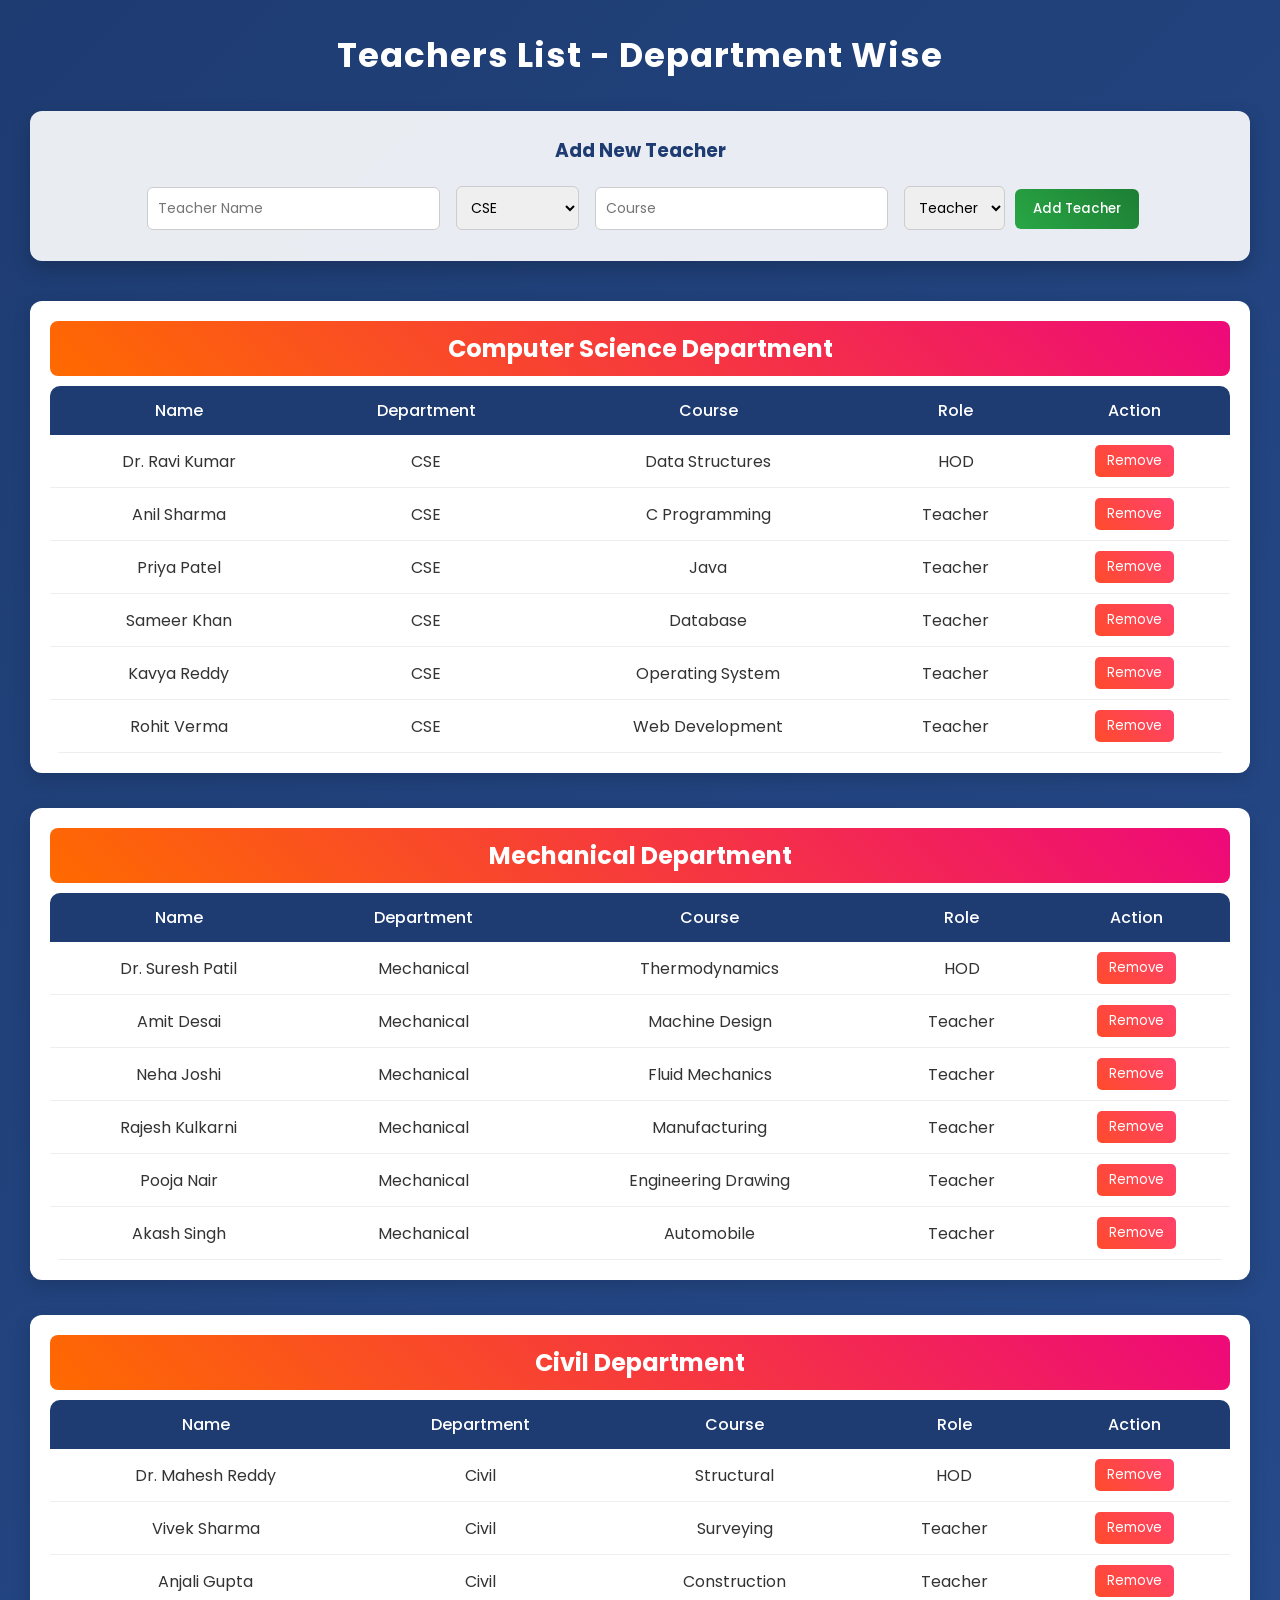
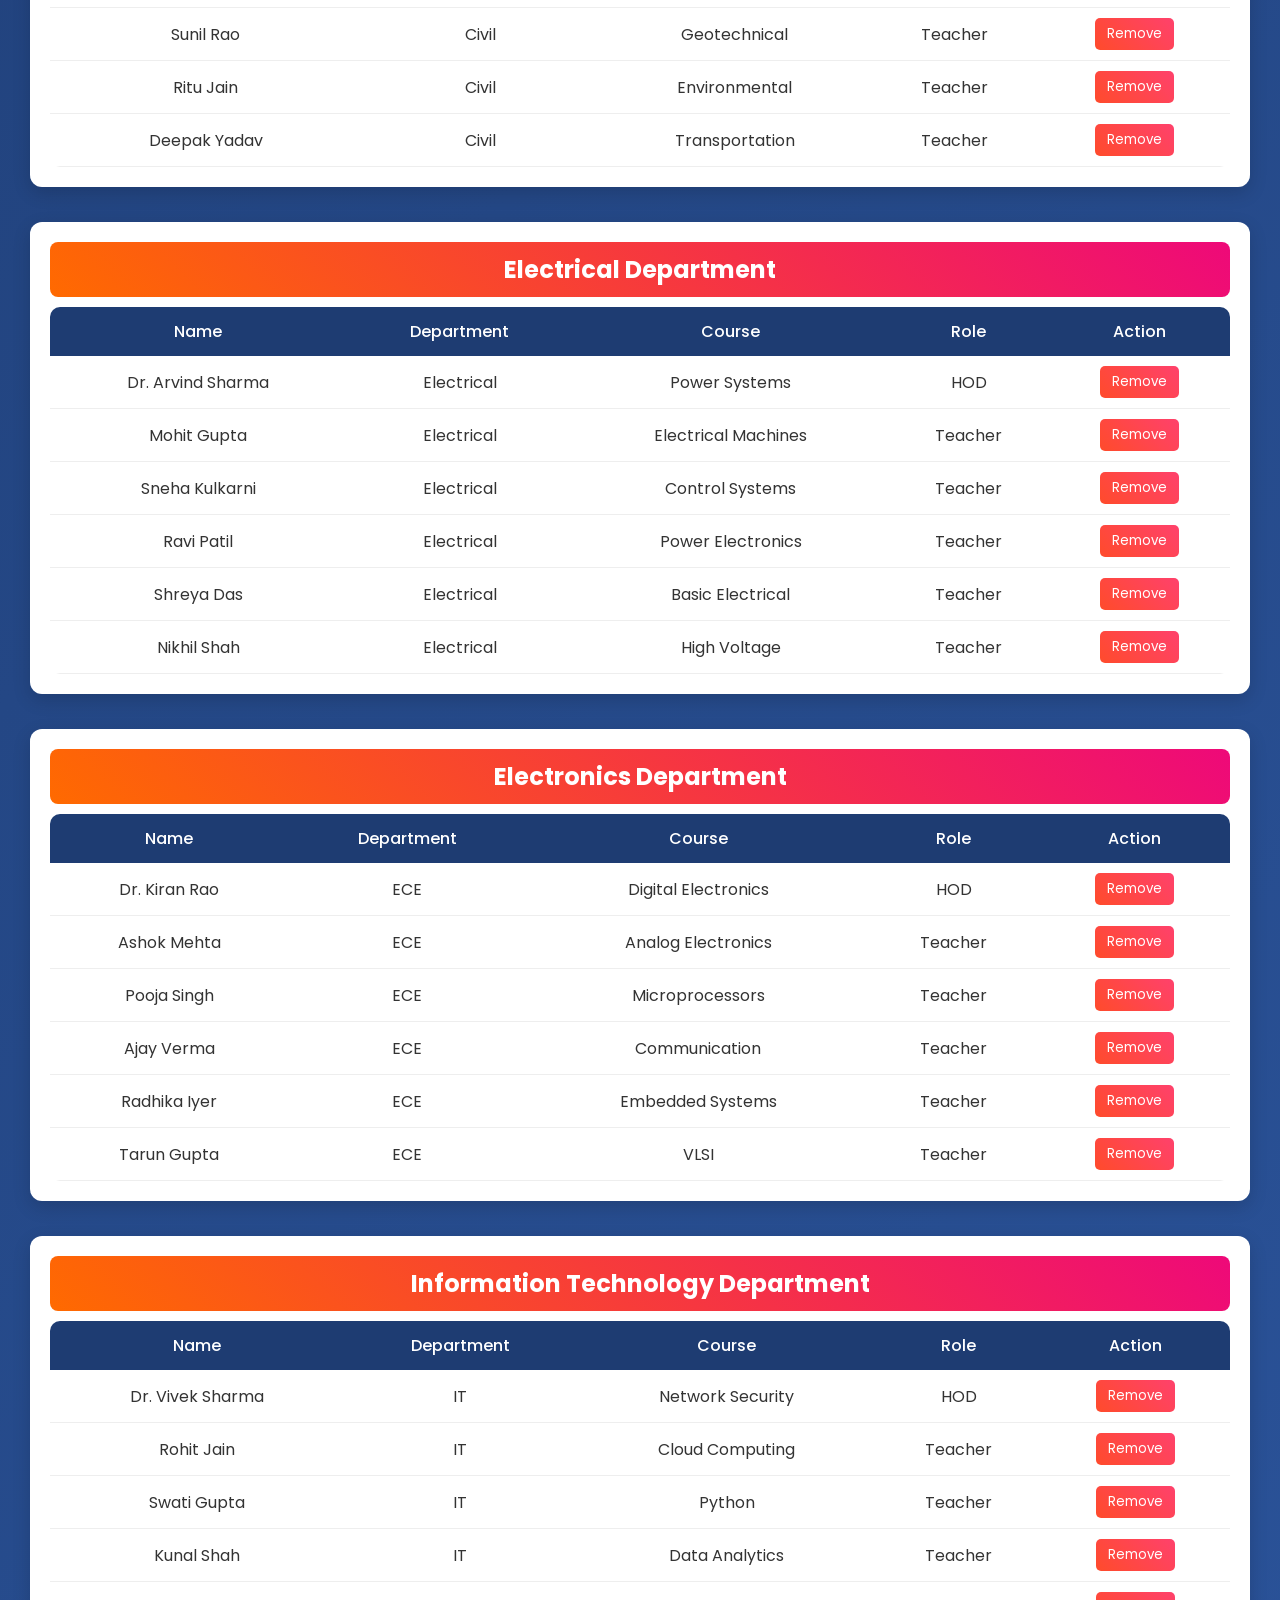
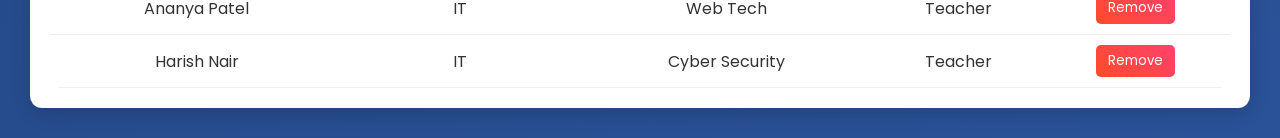
<file: teachers.html>
<!DOCTYPE html>
<html>
<head>

<title>Teachers List</title>

<style>
/* GOOGLE FONT */
@import url('https://fonts.googleapis.com/css2?family=Poppins:wght@300;400;500;600&display=swap');

*{
margin:0;
padding:0;
box-sizing:border-box;
font-family:'Poppins',sans-serif;
}

/* PAGE BACKGROUND */
body{
background:linear-gradient(135deg,#1e3c72,#2a5298);
padding:30px;
color:#333;
}

/* MAIN TITLE */
h1{
text-align:center;
margin-bottom:30px;
color:white;
font-size:34px;
letter-spacing:1px;
}

/* FORM BOX */
.form-box{
background:rgba(255,255,255,0.9);
backdrop-filter:blur(10px);
padding:25px;
border-radius:12px;
margin-bottom:40px;
box-shadow:0 8px 20px rgba(0,0,0,0.2);
text-align:center;
}

.form-box h3{
margin-bottom:15px;
color:#1e3c72;
}

/* INPUTS */
.form-box input,
.form-box select{
padding:10px;
margin:6px;
border-radius:6px;
border:1px solid #ccc;
outline:none;
font-size:14px;
transition:0.3s;
}

.form-box input:focus,
.form-box select:focus{
border-color:#2a5298;
box-shadow:0 0 5px rgba(42,82,152,0.5);
}

/* ADD BUTTON */
.add-btn{
background:linear-gradient(45deg,#28a745,#1e7e34);
color:white;
border:none;
padding:10px 18px;
border-radius:6px;
cursor:pointer;
font-weight:500;
transition:0.3s;
}

.add-btn:hover{
transform:scale(1.05);
box-shadow:0 5px 12px rgba(0,0,0,0.2);
}

/* DEPARTMENT SECTION */
.department{
margin-top:35px;
background:white;
border-radius:12px;
padding:20px;
box-shadow:0 6px 18px rgba(0,0,0,0.15);
}

/* DEPARTMENT TITLE */
.department h2{
background:linear-gradient(45deg,#ff6a00,#ee0979);
color:white;
padding:10px;
border-radius:8px;
margin-bottom:10px;
text-align:center;
}

/* TABLE */
table{
width:100%;
border-collapse:collapse;
margin-top:10px;
overflow:hidden;
border-radius:10px;
}

/* TABLE HEADER */
th{
background:#1e3c72;
color:white;
padding:12px;
font-weight:500;
}

/* TABLE CELLS */
td{
padding:10px;
border-bottom:1px solid #eee;
text-align:center;
}

/* ROW HOVER */
tr:hover{
background:#f4f7ff;
}

/* REMOVE BUTTON */
button{
padding:6px 12px;
background:linear-gradient(45deg,#ff4b2b,#ff416c);
color:white;
border:none;
border-radius:5px;
cursor:pointer;
transition:0.3s;
}

button:hover{
transform:scale(1.08);
box-shadow:0 4px 10px rgba(0,0,0,0.2);
}

/* RESPONSIVE */
@media(max-width:900px){

table{
font-size:12px;
}

.form-box input,
.form-box select{
width:90%;
}

}
</style>

</head>

<body>

<h1>Teachers List - Department Wise</h1>

<div class="form-box">

<h3>Add New Teacher</h3>

<input type="text" id="name" placeholder="Teacher Name">

<select id="department">
<option value="cse">CSE</option>
<option value="mechanical">Mechanical</option>
<option value="civil">Civil</option>
<option value="electrical">Electrical</option>
<option value="ece">ECE</option>
<option value="it">IT</option>
</select>

<input type="text" id="course" placeholder="Course">

<select id="role">
<option>Teacher</option>
<option>HOD</option>
</select>

<button class="add-btn" onclick="addTeacher()">Add Teacher</button>

</div>

<!-- CSE -->

<div class="department">
<h2>Computer Science Department</h2>

<table id="cse">
<tr>
<th>Name</th>
<th>Department</th>
<th>Course</th>
<th>Role</th>
<th>Action</th>
</tr>

<tr><td>Dr. Ravi Kumar</td><td>CSE</td><td>Data Structures</td><td>HOD</td><td><button onclick="removeRow(this)">Remove</button></td></tr>
<tr><td>Anil Sharma</td><td>CSE</td><td>C Programming</td><td>Teacher</td><td><button onclick="removeRow(this)">Remove</button></td></tr>
<tr><td>Priya Patel</td><td>CSE</td><td>Java</td><td>Teacher</td><td><button onclick="removeRow(this)">Remove</button></td></tr>
<tr><td>Sameer Khan</td><td>CSE</td><td>Database</td><td>Teacher</td><td><button onclick="removeRow(this)">Remove</button></td></tr>
<tr><td>Kavya Reddy</td><td>CSE</td><td>Operating System</td><td>Teacher</td><td><button onclick="removeRow(this)">Remove</button></td></tr>
<tr><td>Rohit Verma</td><td>CSE</td><td>Web Development</td><td>Teacher</td><td><button onclick="removeRow(this)">Remove</button></td></tr>

</table>
</div>


<!-- MECHANICAL -->

<div class="department">
<h2>Mechanical Department</h2>

<table id="mechanical">

<tr>
<th>Name</th>
<th>Department</th>
<th>Course</th>
<th>Role</th>
<th>Action</th>
</tr>

<tr><td>Dr. Suresh Patil</td><td>Mechanical</td><td>Thermodynamics</td><td>HOD</td><td><button onclick="removeRow(this)">Remove</button></td></tr>
<tr><td>Amit Desai</td><td>Mechanical</td><td>Machine Design</td><td>Teacher</td><td><button onclick="removeRow(this)">Remove</button></td></tr>
<tr><td>Neha Joshi</td><td>Mechanical</td><td>Fluid Mechanics</td><td>Teacher</td><td><button onclick="removeRow(this)">Remove</button></td></tr>
<tr><td>Rajesh Kulkarni</td><td>Mechanical</td><td>Manufacturing</td><td>Teacher</td><td><button onclick="removeRow(this)">Remove</button></td></tr>
<tr><td>Pooja Nair</td><td>Mechanical</td><td>Engineering Drawing</td><td>Teacher</td><td><button onclick="removeRow(this)">Remove</button></td></tr>
<tr><td>Akash Singh</td><td>Mechanical</td><td>Automobile</td><td>Teacher</td><td><button onclick="removeRow(this)">Remove</button></td></tr>

</table>
</div>


<!-- CIVIL -->

<div class="department">
<h2>Civil Department</h2>

<table id="civil">

<tr>
<th>Name</th>
<th>Department</th>
<th>Course</th>
<th>Role</th>
<th>Action</th>
</tr>

<tr><td>Dr. Mahesh Reddy</td><td>Civil</td><td>Structural</td><td>HOD</td><td><button onclick="removeRow(this)">Remove</button></td></tr>
<tr><td>Vivek Sharma</td><td>Civil</td><td>Surveying</td><td>Teacher</td><td><button onclick="removeRow(this)">Remove</button></td></tr>
<tr><td>Anjali Gupta</td><td>Civil</td><td>Construction</td><td>Teacher</td><td><button onclick="removeRow(this)">Remove</button></td></tr>
<tr><td>Sunil Rao</td><td>Civil</td><td>Geotechnical</td><td>Teacher</td><td><button onclick="removeRow(this)">Remove</button></td></tr>
<tr><td>Ritu Jain</td><td>Civil</td><td>Environmental</td><td>Teacher</td><td><button onclick="removeRow(this)">Remove</button></td></tr>
<tr><td>Deepak Yadav</td><td>Civil</td><td>Transportation</td><td>Teacher</td><td><button onclick="removeRow(this)">Remove</button></td></tr>

</table>
</div>


<!-- ELECTRICAL -->

<div class="department">
<h2>Electrical Department</h2>

<table id="electrical">

<tr>
<th>Name</th>
<th>Department</th>
<th>Course</th>
<th>Role</th>
<th>Action</th>
</tr>

<tr><td>Dr. Arvind Sharma</td><td>Electrical</td><td>Power Systems</td><td>HOD</td><td><button onclick="removeRow(this)">Remove</button></td></tr>
<tr><td>Mohit Gupta</td><td>Electrical</td><td>Electrical Machines</td><td>Teacher</td><td><button onclick="removeRow(this)">Remove</button></td></tr>
<tr><td>Sneha Kulkarni</td><td>Electrical</td><td>Control Systems</td><td>Teacher</td><td><button onclick="removeRow(this)">Remove</button></td></tr>
<tr><td>Ravi Patil</td><td>Electrical</td><td>Power Electronics</td><td>Teacher</td><td><button onclick="removeRow(this)">Remove</button></td></tr>
<tr><td>Shreya Das</td><td>Electrical</td><td>Basic Electrical</td><td>Teacher</td><td><button onclick="removeRow(this)">Remove</button></td></tr>
<tr><td>Nikhil Shah</td><td>Electrical</td><td>High Voltage</td><td>Teacher</td><td><button onclick="removeRow(this)">Remove</button></td></tr>

</table>
</div>


<!-- ECE -->

<div class="department">
<h2>Electronics Department</h2>

<table id="ece">

<tr>
<th>Name</th>
<th>Department</th>
<th>Course</th>
<th>Role</th>
<th>Action</th>
</tr>

<tr><td>Dr. Kiran Rao</td><td>ECE</td><td>Digital Electronics</td><td>HOD</td><td><button onclick="removeRow(this)">Remove</button></td></tr>
<tr><td>Ashok Mehta</td><td>ECE</td><td>Analog Electronics</td><td>Teacher</td><td><button onclick="removeRow(this)">Remove</button></td></tr>
<tr><td>Pooja Singh</td><td>ECE</td><td>Microprocessors</td><td>Teacher</td><td><button onclick="removeRow(this)">Remove</button></td></tr>
<tr><td>Ajay Verma</td><td>ECE</td><td>Communication</td><td>Teacher</td><td><button onclick="removeRow(this)">Remove</button></td></tr>
<tr><td>Radhika Iyer</td><td>ECE</td><td>Embedded Systems</td><td>Teacher</td><td><button onclick="removeRow(this)">Remove</button></td></tr>
<tr><td>Tarun Gupta</td><td>ECE</td><td>VLSI</td><td>Teacher</td><td><button onclick="removeRow(this)">Remove</button></td></tr>

</table>
</div>


<!-- IT -->

<div class="department">
<h2>Information Technology Department</h2>

<table id="it">

<tr>
<th>Name</th>
<th>Department</th>
<th>Course</th>
<th>Role</th>
<th>Action</th>
</tr>

<tr><td>Dr. Vivek Sharma</td><td>IT</td><td>Network Security</td><td>HOD</td><td><button onclick="removeRow(this)">Remove</button></td></tr>
<tr><td>Rohit Jain</td><td>IT</td><td>Cloud Computing</td><td>Teacher</td><td><button onclick="removeRow(this)">Remove</button></td></tr>
<tr><td>Swati Gupta</td><td>IT</td><td>Python</td><td>Teacher</td><td><button onclick="removeRow(this)">Remove</button></td></tr>
<tr><td>Kunal Shah</td><td>IT</td><td>Data Analytics</td><td>Teacher</td><td><button onclick="removeRow(this)">Remove</button></td></tr>
<tr><td>Ananya Patel</td><td>IT</td><td>Web Tech</td><td>Teacher</td><td><button onclick="removeRow(this)">Remove</button></td></tr>
<tr><td>Harish Nair</td><td>IT</td><td>Cyber Security</td><td>Teacher</td><td><button onclick="removeRow(this)">Remove</button></td></tr>

</table>
</div>


<script>

function addTeacher(){

let name=document.getElementById("name").value;
let dept=document.getElementById("department").value;
let course=document.getElementById("course").value;
let role=document.getElementById("role").value;

if(name=="" || course==""){
alert("Please fill all fields");
return;
}

let table=document.getElementById(dept);

let row=table.insertRow();

row.innerHTML=`
<td>${name}</td>
<td>${dept.toUpperCase()}</td>
<td>${course}</td>
<td>${role}</td>
<td><button onclick="removeRow(this)">Remove</button></td>
`;

document.getElementById("name").value="";
document.getElementById("course").value="";
}

function removeRow(btn){
let row=btn.parentNode.parentNode;
row.parentNode.removeChild(row);
}

</script>

</body>
</html>
</file>
